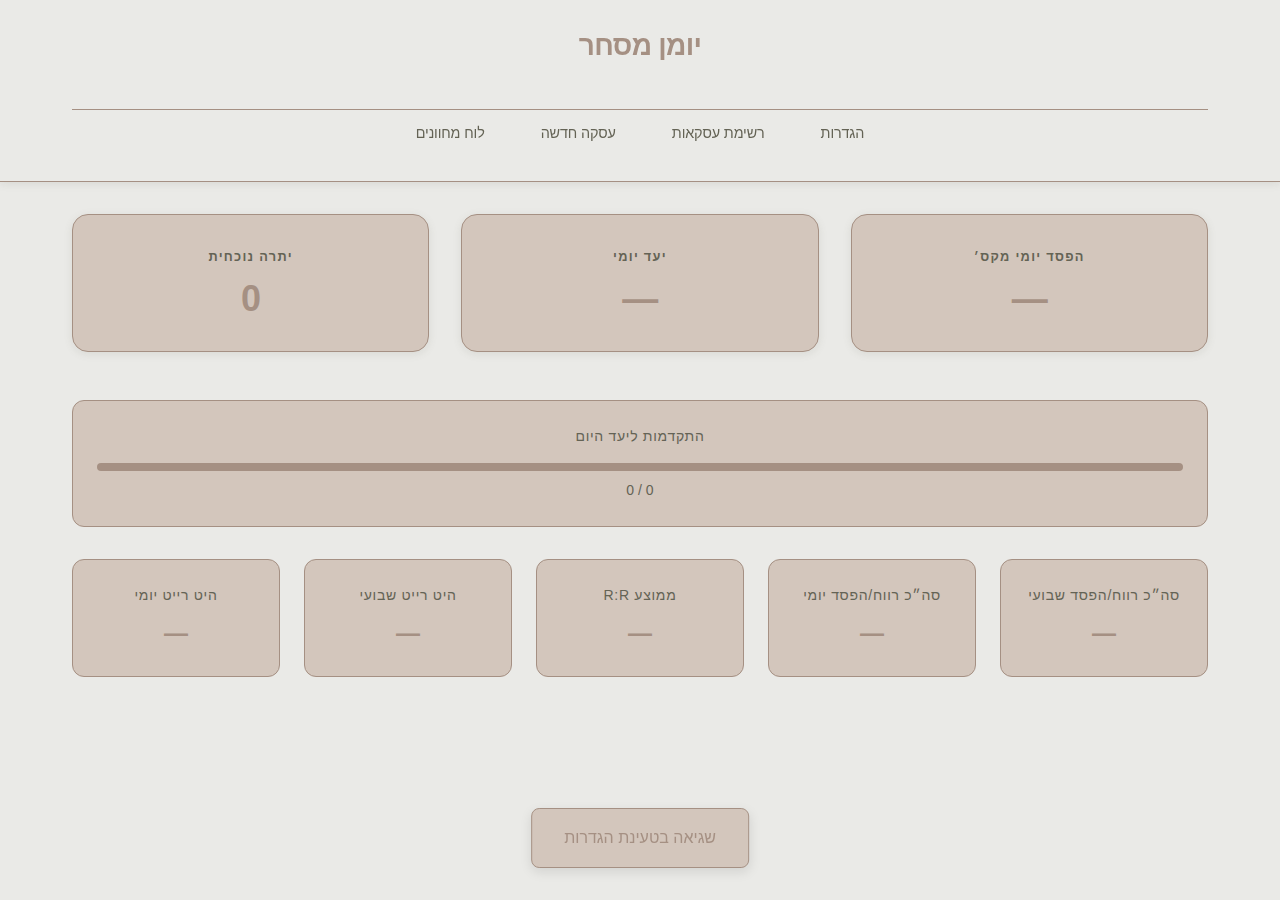
<file: index.html>
<!doctype html>
<html lang="he" dir="rtl">
<head>
  <meta charset="utf-8" />
  <meta name="viewport" content="width=device-width, initial-scale=1" />
  <title>יומן מסחר</title>
  <link rel="stylesheet" href="styles.css" />
  <script>
    // If served via Apps Script, Code.gs can inject window.WEB_APP_URL; otherwise leave empty
    window.WEB_APP_URL = window.WEB_APP_URL || '';
  </script>
</head>
<body>
  <header class="topbar">
    <div class="header-content">
      <h1 class="app-title">יומן מסחר</h1>
      <nav class="nav">
        <a href="#dashboard" class="nav-link">לוח מחוונים</a>
        <a href="#new" class="nav-link">עסקה חדשה</a>
        <a href="#trades" class="nav-link">רשימת עסקאות</a>
        <a href="#settings" class="nav-link">הגדרות</a>
      </nav>
    </div>
  </header>

  <main id="app">
    <section id="view-dashboard" class="view hidden"></section>
    <section id="view-new" class="view hidden"></section>
    <section id="view-trades" class="view hidden"></section>
    <section id="view-settings" class="view hidden"></section>
  </main>

  <template id="tpl-dashboard">
    <div class="cards">
      <div class="card"><div class="label">יתרה נוכחית</div><div class="value" id="cur-balance">—</div></div>
      <div class="card"><div class="label">יעד יומי</div><div class="value" id="daily-target">—</div></div>
      <div class="card"><div class="label">הפסד יומי מקס׳</div><div class="value" id="daily-max-loss">—</div></div>
    </div>
    <div class="progress">
      <div class="progress-label">התקדמות ליעד היום</div>
      <div class="progress-bar"><div class="progress-fill" id="progress-fill" style="width:0%"></div></div>
      <div class="progress-stats"><span id="today-pnl">0</span> / <span id="today-target">0</span></div>
    </div>
    <div class="stats-grid">
      <div class="stat"><div class="label">היט רייט יומי</div><div class="value" id="hit-rate-day">—</div></div>
      <div class="stat"><div class="label">היט רייט שבועי</div><div class="value" id="hit-rate-week">—</div></div>
      <div class="stat"><div class="label">R:R ממוצע</div><div class="value" id="avg-rr">—</div></div>
      <div class="stat"><div class="label">סה״כ רווח/הפסד יומי</div><div class="value" id="sum-day">—</div></div>
      <div class="stat"><div class="label">סה״כ רווח/הפסד שבועי</div><div class="value" id="sum-week">—</div></div>
    </div>
  </template>

  <template id="tpl-new">
    <form id="new-trade-form" class="form">
      <div class="form-grid">
        <label>תאריך<input type="date" name="date" required></label>
        <label>שעה<input type="time" name="time" required></label>
        <label>סימבול<select name="symbol" id="symbol-select"></select></label>
        <label>כיוון<select name="direction" required>
          <option value="Long">Long</option>
          <option value="Short">Short</option>
        </select></label>
        <label>Entry<input type="number" step="0.01" name="entry" id="entry"></label>
        <label>Stop<input type="number" step="0.01" name="stop" id="stop"></label>
        <label title="TP יחושב סימטרית ל-Entry/Stop אם מסומן">
          Take Profit
          <input type="number" step="0.01" name="take_profit" id="take_profit">
        </label>
        <label>כמות<input type="number" step="1" name="qty" id="qty"></label>
        <label>עמלות<input type="number" step="0.01" name="commission" id="commission" value="0"></label>
        <label>עמלות נוספות<input type="number" step="0.01" name="fees" id="fees" value="0"></label>
        <label>הערות<textarea name="notes"></textarea></label>
      </div>
      <div class="side-info">
        <div>יתרה: <span id="si-balance">—</span></div>
        <div>TP%: <span id="si-tp">—</span> | SL%: <span id="si-sl">—</span></div>
        <div>סיכון (₪): <span id="si-risk">—</span></div>
        <div>יעד (₪): <span id="si-tp-amount">—</span> | סטופ (₪): <span id="si-sl-amount">—</span></div>
        <div>R:R: <span id="si-rr">—</span></div>
        <label class="inline"><input type="checkbox" id="auto-tp" checked> חשב TP סימטרי</label>
      </div>
      <div class="actions">
        <button type="submit" data-status="Planned">שמור כ‑Planned</button>
        <button type="submit" data-status="Executed" class="secondary">סמן כ‑Executed</button>
      </div>
    </form>
  </template>

  <template id="tpl-trades">
    <div class="filters">
      <input type="date" id="flt-start" />
      <input type="date" id="flt-end" />
      <select id="flt-symbol"></select>
      <select id="flt-status" multiple>
        <option>Planned</option>
        <option>Executed</option>
        <option>TP</option>
        <option>SL</option>
        <option>BE</option>
        <option>Partial</option>
        <option>Cancelled</option>
      </select>
      <button id="apply-filter">סנן</button>
    </div>
    <table class="table">
      <thead>
        <tr>
          <th>ID</th><th>תאריך</th><th>שעה</th><th>סימבול</th><th>כיוון</th><th>Entry</th><th>Stop</th><th>TP</th><th>Qty</th><th>R:R</th><th>סטטוס</th><th>PNL</th><th>פעולות</th>
        </tr>
      </thead>
      <tbody id="trades-body"></tbody>
    </table>
  </template>

  <template id="tpl-settings">
    <form id="settings-form" class="form">
      <div class="form-grid">
        <label>יתרת פתיחה<input type="number" step="0.01" name="starting_balance" required></label>
        <label>יעד יומי<input type="number" step="0.01" name="daily_target" required></label>
        <label>הפסד יומי מקס׳<input type="number" step="0.01" name="daily_max_loss" required></label>
        <label>TP%<input type="number" step="0.01" name="tp_pct" required></label>
        <label>SL%<input type="number" step="0.01" name="sl_pct" required></label>
      </div>
      <h3>אינסטרומנטים</h3>
      <table class="table">
        <thead><tr><th>סימבול</th><th>Tick Size</th><th>Tick Value</th><th>Contract Size</th><th></th></tr></thead>
        <tbody id="inst-body"></tbody>
      </table>
      <button type="button" id="add-inst">הוסף אינסטרומנט</button>
      <div class="actions">
        <button type="submit">שמור</button>
      </div>
    </form>
  </template>

  <div id="toast" class="toast hidden"></div>
  <script src="app.js"></script>
</body>
</html>
</file>
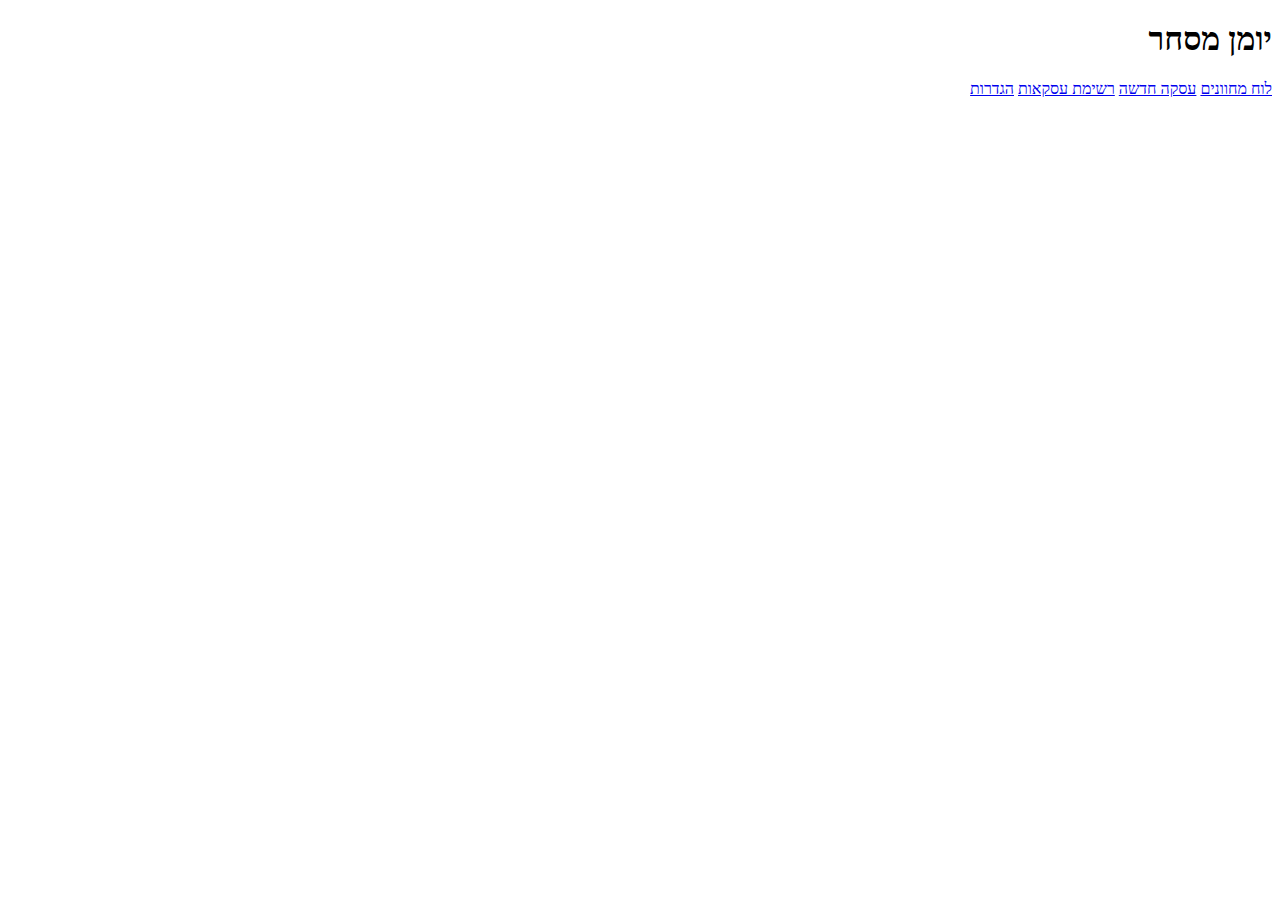
<file: gas/index.html>
<!doctype html>
<html lang="he" dir="rtl">
<head>
  <meta charset="utf-8" />
  <meta name="viewport" content="width=device-width, initial-scale=1" />
  <title>יומן מסחר</title>
  <style>
    <?!= include('styles'); ?>
  </style>
  <script>
    window.WEB_APP_URL = <?!= JSON.stringify(webAppUrl) ?>;
  </script>
</head>
<body>
  <header class="topbar">
    <div class="header-content">
      <h1 class="app-title">יומן מסחר</h1>
      <nav class="nav">
        <a href="#dashboard" class="nav-link">לוח מחוונים</a>
        <a href="#new" class="nav-link">עסקה חדשה</a>
        <a href="#trades" class="nav-link">רשימת עסקאות</a>
        <a href="#settings" class="nav-link">הגדרות</a>
      </nav>
    </div>
  </header>

  <main id="app">
    <section id="view-dashboard" class="view hidden"></section>
    <section id="view-new" class="view hidden"></section>
    <section id="view-trades" class="view hidden"></section>
    <section id="view-settings" class="view hidden"></section>
  </main>

  <?!= include('partials'); ?>

  <div id="toast" class="toast hidden"></div>

  <script>
    <?!= include('app'); ?>
  </script>
</body>
</html>
</file>
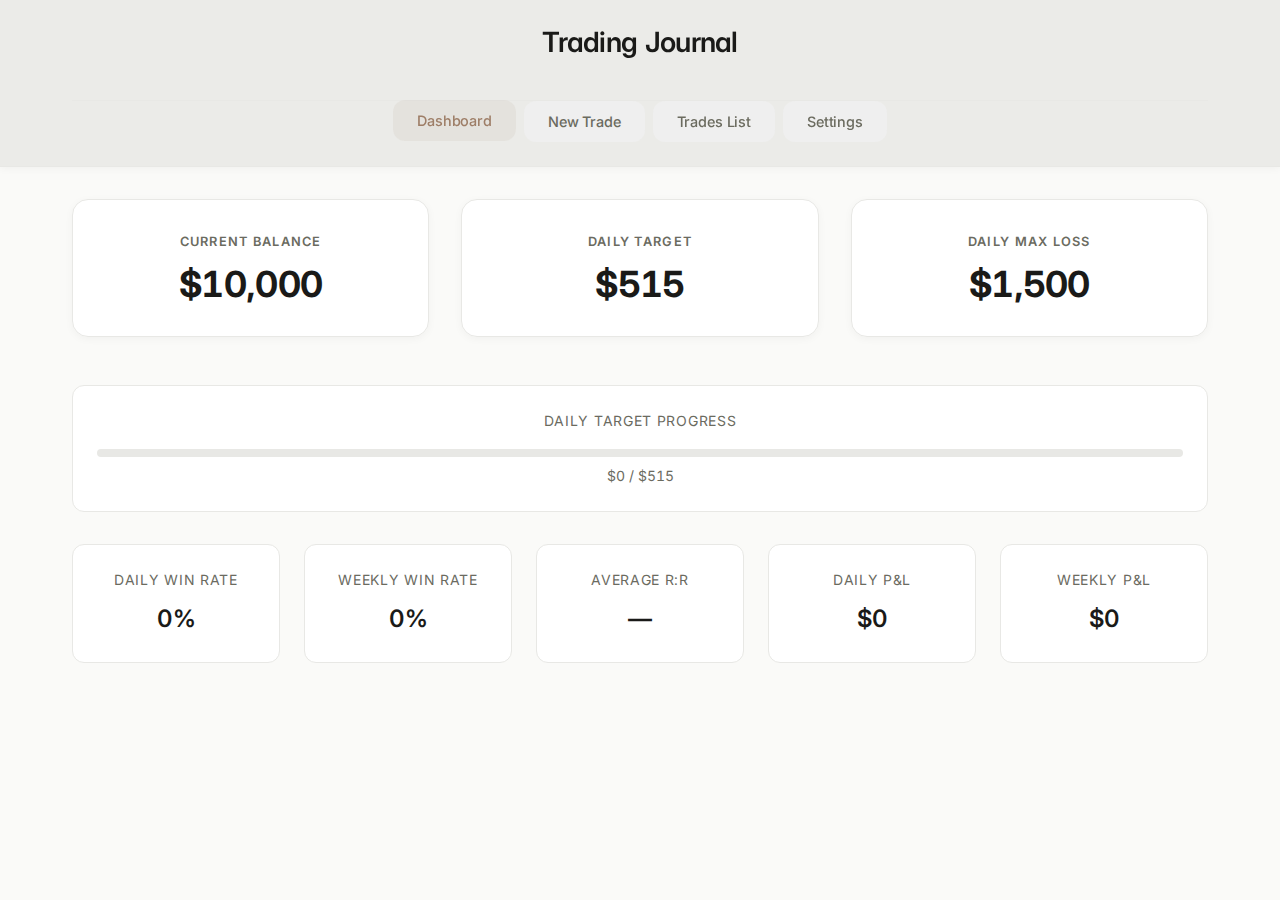
<file: index-english.html>
<!doctype html>
<html lang="en" dir="ltr">
<head>
  <meta charset="utf-8" />
  <meta name="viewport" content="width=device-width, initial-scale=1" />
  <title>Trading Journal - Professional Trading Management</title>

  <!-- PWA Meta Tags -->
  <meta name="theme-color" content="#9E7E67" />
  <meta name="apple-mobile-web-app-capable" content="yes" />
  <meta name="apple-mobile-web-app-status-bar-style" content="default" />
  <meta name="apple-mobile-web-app-title" content="Trading Journal" />
  <meta name="mobile-web-app-capable" content="yes" />

  <!-- Modern Typography -->
  <link rel="preconnect" href="https://fonts.googleapis.com">
  <link rel="preconnect" href="https://fonts.gstatic.com" crossorigin>
  <link href="https://fonts.googleapis.com/css2?family=Inter:wght@400;500;600;700&display=swap" rel="stylesheet">

  <style>
    /* Modern Clean Trading Journal */

    /* CSS Variables */
    :root {
      --bg: #FAFAF8;
      --card: rgba(255, 255, 255, 0.9);
      --border: #E8E8E5;
      --fg: #1A1A18;
      --muted: #6B6B5F;
      --accent: #9E7E67;
      --ok: #10B981;
      --error: #EF4444;
      --warning: #F59E0B;
      --radius: 12px;
      --radius-lg: 16px;
      --shadow: 0 2px 8px rgba(0, 0, 0, 0.04);
      --shadow-lg: 0 8px 32px rgba(0, 0, 0, 0.08);
      --transition: all 0.2s ease;
    }

    /* Base Styles */
    * {
      box-sizing: border-box;
    }

    html, body {
      margin: 0;
      padding: 0;
      background: var(--bg);
      color: var(--fg);
      font-family: 'Inter', -apple-system, BlinkMacSystemFont, 'Segoe UI', Roboto, 'Helvetica Neue', sans-serif;
      line-height: 1.6;
      direction: ltr;
      font-feature-settings: "cv02", "cv03", "cv04", "cv11";
      font-variant-numeric: tabular-nums;
      -webkit-font-smoothing: antialiased;
      -moz-osx-font-smoothing: grayscale;
    }

    /* Typography */
    h1, h2, h3, h4, h5, h6 {
      font-weight: 600;
      line-height: 1.3;
      letter-spacing: -0.02em;
      margin: 0 0 1rem 0;
    }

    h1 {
      font-size: 2.5rem;
      font-weight: 700;
    }

    h2 {
      font-size: 2rem;
      font-weight: 600;
    }

    h3 {
      font-size: 1.5rem;
      font-weight: 600;
    }

    p {
      margin: 0 0 1rem 0;
      color: var(--muted);
    }

    button {
      font-family: inherit;
      font-weight: 500;
      cursor: pointer;
      transition: var(--transition);
      border: none;
      border-radius: var(--radius);
      font-size: 0.875rem;
      letter-spacing: -0.01em;
    }

    input, select, textarea {
      font-family: inherit;
      font-weight: 400;
    }

    /* Header & Navigation */
    .topbar {
      position: sticky;
      top: 0;
      background: rgba(234, 234, 231, 0.95);
      backdrop-filter: blur(20px);
      border-bottom: 1px solid var(--border);
      z-index: 10;
      box-shadow: var(--shadow);
    }

    .header-content {
      max-width: 1200px;
      margin: 0 auto;
      padding: 0 2rem;
    }

    .app-title {
      margin: 0;
      padding: 1.5rem 0;
      font-size: 1.75rem;
      font-weight: 600;
      color: var(--fg);
      text-align: center;
      letter-spacing: -0.025em;
    }

    .nav {
      display: flex;
      gap: 0.5rem;
      padding: 0 0 1.5rem 0;
      justify-content: center;
      border-top: 1px solid var(--border);
      margin-top: 1rem;
    }

    .nav-link {
      color: var(--muted);
      text-decoration: none;
      font-weight: 500;
      font-size: 0.9rem;
      padding: 0.75rem 1.5rem;
      border-radius: var(--radius);
      transition: var(--transition);
      position: relative;
      letter-spacing: -0.01em;
    }

    .nav-link:hover,
    .nav-link.active {
      color: var(--accent);
      background: rgba(158, 126, 103, 0.08);
      transform: translateY(-1px);
    }

    /* Main Content */
    #app {
      padding: 2rem;
      max-width: 1200px;
      margin: 0 auto;
    }

    .view.hidden {
      display: none;
    }

    /* Cards */
    .cards {
      display: grid;
      grid-template-columns: repeat(auto-fit, minmax(220px, 1fr));
      gap: 2rem;
      margin-bottom: 3rem;
    }

    .card {
      background: var(--card);
      padding: 2rem;
      border-radius: var(--radius-lg);
      border: 1px solid var(--border);
      text-align: center;
      transition: var(--transition);
      box-shadow: var(--shadow);
    }

    .card:hover {
      transform: translateY(-3px);
      box-shadow: var(--shadow-lg);
    }

    .card .label {
      color: var(--muted);
      font-size: 0.8rem;
      margin-bottom: 0.75rem;
      text-transform: uppercase;
      letter-spacing: 0.1em;
      font-weight: 600;
    }

    .card .value {
      font-size: 2.25rem;
      font-weight: 700;
      color: var(--fg);
      margin: 0;
      letter-spacing: -0.02em;
      line-height: 1.1;
    }

    /* Progress */
    .progress {
      background: var(--card);
      padding: 1.5rem;
      border-radius: 12px;
      border: 1px solid var(--border);
      margin-bottom: 2rem;
      text-align: center;
    }

    .progress-label {
      color: var(--muted);
      font-size: 0.875rem;
      margin-bottom: 1rem;
      text-transform: uppercase;
      letter-spacing: 0.05em;
    }

    .progress-bar {
      height: 8px;
      background: var(--border);
      border-radius: 4px;
      overflow: hidden;
      margin-bottom: 0.5rem;
    }

    .progress-fill {
      height: 100%;
      background: var(--ok);
      transition: width 0.3s ease;
    }

    .progress-stats {
      font-size: 0.875rem;
      color: var(--muted);
    }

    /* Stats Grid */
    .stats-grid {
      display: grid;
      grid-template-columns: repeat(auto-fit, minmax(200px, 1fr));
      gap: 1.5rem;
    }

    .stat {
      background: var(--card);
      padding: 1.5rem;
      border-radius: 12px;
      border: 1px solid var(--border);
      text-align: center;
      transition: transform 0.2s ease;
    }

    .stat:hover {
      transform: translateY(-1px);
    }

    .stat .label {
      color: var(--muted);
      font-size: 0.875rem;
      margin-bottom: 0.5rem;
      text-transform: uppercase;
      letter-spacing: 0.05em;
    }

    .stat .value {
      font-size: 1.5rem;
      font-weight: 600;
      color: var(--fg);
      margin: 0;
    }

    /* Forms */
    .form {
      background: var(--card);
      padding: 2.5rem;
      border-radius: var(--radius-lg);
      border: 1px solid var(--border);
      max-width: 900px;
      margin: 0 auto;
      box-shadow: var(--shadow);
    }

    .form-grid {
      display: grid;
      grid-template-columns: repeat(auto-fit, minmax(280px, 1fr));
      gap: 2rem;
      margin-bottom: 2.5rem;
    }

    .form label {
      display: flex;
      flex-direction: column;
      gap: 0.75rem;
      font-size: 0.875rem;
      font-weight: 600;
      color: var(--fg);
      letter-spacing: -0.01em;
    }

    .form input,
    .form select,
    .form textarea {
      padding: 1rem;
      border-radius: var(--radius);
      border: 1.5px solid var(--border);
      background: var(--bg);
      color: var(--fg);
      font-size: 0.9rem;
      font-family: inherit;
      transition: var(--transition);
      font-weight: 500;
    }

    .form input:focus,
    .form select:focus,
    .form textarea:focus {
      outline: none;
      border-color: var(--accent);
      box-shadow: 0 0 0 4px rgba(158, 126, 103, 0.1);
      transform: translateY(-1px);
    }

    .side-info {
      margin: 2.5rem 0;
      display: grid;
      grid-template-columns: repeat(auto-fit, minmax(200px, 1fr));
      gap: 1.5rem;
      padding: 2rem;
      background: rgba(234, 234, 231, 0.7);
      border-radius: var(--radius);
      border: 1px solid var(--border);
      backdrop-filter: blur(10px);
    }

    .side-info > div {
      text-align: center;
      font-size: 0.875rem;
      color: var(--fg);
      font-weight: 600;
      padding: 1rem;
      background: var(--card);
      border-radius: var(--radius);
      box-shadow: var(--shadow);
      letter-spacing: -0.01em;
    }

    .inline {
      display: inline-flex;
      align-items: center;
      gap: 0.5rem;
    }

    .actions {
      display: flex;
      gap: 1.5rem;
      justify-content: center;
      margin-top: 3rem;
    }

    .actions button {
      background: var(--accent);
      color: white;
      border: none;
      padding: 1rem 2rem;
      border-radius: var(--radius);
      font-weight: 600;
      font-size: 0.9rem;
      cursor: pointer;
      transition: var(--transition);
      letter-spacing: -0.01em;
      min-width: 160px;
      box-shadow: var(--shadow);
    }

    .actions button:hover {
      background: #8B7355;
      transform: translateY(-2px);
      box-shadow: var(--shadow-lg);
    }

    .actions .secondary {
      background: var(--muted);
      color: white;
    }

    .actions .secondary:hover {
      background: #555649;
    }

    /* Filters */
    .filters {
      display: flex;
      flex-wrap: wrap;
      gap: 1rem;
      justify-content: center;
      margin-bottom: 2rem;
      padding: 1rem;
      background: var(--card);
      border-radius: 12px;
      border: 1px solid var(--border);
    }

    .filters input,
    .filters select {
      padding: 0.5rem 1rem;
      border-radius: 8px;
      border: 1px solid var(--border);
      background: var(--bg);
      color: var(--fg);
      font-size: 0.875rem;
    }

    .filters button {
      background: var(--accent);
      color: white;
      border: none;
      padding: 0.5rem 1rem;
      border-radius: 8px;
      font-weight: 500;
      cursor: pointer;
      transition: background 0.2s ease;
    }

    .filters button:hover {
      background: #8B6F5A;
    }

    /* Table */
    .table {
      width: 100%;
      border-collapse: collapse;
      background: var(--card);
      border-radius: 12px;
      overflow: hidden;
      border: 1px solid var(--border);
      box-shadow: var(--shadow);
    }

    .table th,
    .table td {
      padding: 1rem;
      text-align: center;
      border-bottom: 1px solid var(--border);
    }

    .table th {
      background: var(--bg);
      font-weight: 600;
      color: var(--fg);
      text-transform: uppercase;
      font-size: 0.75rem;
      letter-spacing: 0.05em;
    }

    .table tbody tr:hover {
      background: var(--bg);
    }

    .table button {
      background: transparent;
      color: var(--accent);
      border: 1px solid var(--accent);
      padding: 0.25rem 0.5rem;
      border-radius: 4px;
      font-size: 0.75rem;
      cursor: pointer;
      transition: all 0.2s ease;
    }

    .table button:hover {
      background: var(--accent);
      color: white;
    }

    /* Toast */
    .toast {
      position: fixed;
      bottom: 2rem;
      left: 50%;
      transform: translateX(-50%);
      background: var(--card);
      color: var(--fg);
      padding: 1rem 2rem;
      border-radius: 8px;
      border: 1px solid var(--border);
      box-shadow: 0 4px 12px rgba(0, 0, 0, 0.1);
      z-index: 1000;
    }

    .toast.hidden {
      display: none;
    }

    /* Responsive */
    @media (max-width: 768px) {
      .nav {
        flex-wrap: wrap;
        gap: 1rem;
        padding: 1rem;
      }

      #app {
        padding: 1rem;
      }

      .cards,
      .stats-grid {
        grid-template-columns: 1fr;
      }

      .form-grid {
        grid-template-columns: 1fr;
      }

      .filters {
        flex-direction: column;
        align-items: stretch;
      }

      .actions {
        flex-direction: column;
      }

      .side-info {
        flex-direction: column;
        text-align: center;
      }
    }

    @media (max-width: 480px) {
      .table th,
      .table td {
        padding: 0.5rem;
        font-size: 0.75rem;
      }

      .card .value,
      .stat .value {
        font-size: 1.5rem;
      }
    }
  </style>
</head>
<body>
  <header class="topbar">
    <div class="header-content">
      <h1 class="app-title">Trading Journal</h1>
      <nav class="nav">
        <button class="nav-link" data-route="#dashboard">Dashboard</button>
        <button class="nav-link" data-route="#new">New Trade</button>
        <button class="nav-link" data-route="#trades">Trades List</button>
        <button class="nav-link" data-route="#settings">Settings</button>
      </nav>
    </div>
  </header>

  <main id="app">
    <section id="view-dashboard" class="view hidden"></section>
    <section id="view-new" class="view hidden"></section>
    <section id="view-trades" class="view hidden"></section>
    <section id="view-settings" class="view hidden"></section>
  </main>

  <!-- Templates -->
  <template id="tpl-dashboard">
    <div class="cards">
      <div class="card"><div class="label">Current Balance</div><div class="value" id="cur-balance">—</div></div>
      <div class="card"><div class="label">Daily Target</div><div class="value" id="daily-target">—</div></div>
      <div class="card"><div class="label">Daily Max Loss</div><div class="value" id="daily-max-loss">—</div></div>
    </div>
    <div class="progress">
      <div class="progress-label">Daily Target Progress</div>
      <div class="progress-bar"><div class="progress-fill" id="progress-fill" style="width:0%"></div></div>
      <div class="progress-stats"><span id="today-pnl">0</span> / <span id="today-target">0</span></div>
    </div>
    <div class="stats-grid">
      <div class="stat"><div class="label">Daily Win Rate</div><div class="value" id="hit-rate-day">—</div></div>
      <div class="stat"><div class="label">Weekly Win Rate</div><div class="value" id="hit-rate-week">—</div></div>
      <div class="stat"><div class="label">Average R:R</div><div class="value" id="avg-rr">—</div></div>
      <div class="stat"><div class="label">Daily P&L</div><div class="value" id="sum-day">—</div></div>
      <div class="stat"><div class="label">Weekly P&L</div><div class="value" id="sum-week">—</div></div>
    </div>
  </template>

  <template id="tpl-new">
    <form id="new-trade-form" class="form">
      <div class="form-grid">
        <label>Date<input type="date" name="date" required></label>
        <label>Time<input type="time" name="time" required></label>
        <label>Symbol<select name="symbol" id="symbol-select" required>
          <option value="">Select Symbol</option>
          <option value="GOLD">Gold (XAU/USD)</option>
          <option value="MINI_NASDAQ">Mini Nasdaq (MNQ)</option>
          <option value="MICRO_NASDAQ">Micro Nasdaq (NQ)</option>
          <option value="NASDAQ_100">Nasdaq 100 (NDX)</option>
        </select></label>
        <label>Direction<select name="direction" required>
          <option value="Long">Long</option>
          <option value="Short">Short</option>
        </select></label>
        <label>Entry Price<input type="number" step="0.01" name="entry" id="entry" placeholder="0.00"></label>
        <label>Stop Loss<input type="number" step="0.01" name="stop" id="stop" placeholder="0.00"></label>
        <label title="TP will be calculated symmetrically to Entry/Stop if checked">
          Take Profit
          <input type="number" step="0.01" name="take_profit" id="take_profit" placeholder="0.00">
        </label>
        <label>Quantity<input type="number" step="1" name="qty" id="qty" placeholder="1"></label>
        <label>Commission ($)<input type="number" step="0.01" name="commission" id="commission" value="0" placeholder="0.00"></label>
        <label>Additional Fees ($)<input type="number" step="0.01" name="fees" id="fees" value="0" placeholder="0.00"></label>
        <label>Notes<textarea name="notes" placeholder="Trade notes..."></textarea></label>
      </div>
      <div class="side-info">
        <div>Balance: <span id="si-balance">—</span></div>
        <div>TP%: <span id="si-tp">—</span> | SL%: <span id="si-sl">—</span></div>
        <div>Risk ($): <span id="si-risk">—</span></div>
        <div>Target ($): <span id="si-tp-amount">—</span> | Stop ($): <span id="si-sl-amount">—</span></div>
        <div>R:R: <span id="si-rr">—</span></div>
        <label class="inline"><input type="checkbox" id="auto-tp" checked> Auto-calculate TP</label>
      </div>
      <div class="actions">
        <button type="submit" data-status="Planned">Save as Planned</button>
        <button type="submit" data-status="Executed" class="secondary">Mark as Executed</button>
      </div>
    </form>
  </template>

  <template id="tpl-trades">
    <div class="filters">
      <input type="date" id="flt-start" placeholder="Start Date" />
      <input type="date" id="flt-end" placeholder="End Date" />
      <select id="flt-symbol">
        <option value="">All Symbols</option>
        <option value="GOLD">Gold (XAU/USD)</option>
        <option value="MINI_NASDAQ">Mini Nasdaq (MNQ)</option>
        <option value="MICRO_NASDAQ">Micro Nasdaq (NQ)</option>
        <option value="NASDAQ_100">Nasdaq 100 (NDX)</option>
      </select>
      <select id="flt-status" multiple>
        <option>Planned</option>
        <option>Executed</option>
        <option>TP</option>
        <option>SL</option>
        <option>BE</option>
        <option>Partial</option>
        <option>Cancelled</option>
      </select>
      <button id="apply-filter">Filter</button>
    </div>
    <table class="table">
      <thead>
        <tr>
          <th>ID</th><th>Date</th><th>Time</th><th>Symbol</th><th>Direction</th><th>Entry</th><th>Stop</th><th>TP</th><th>Qty</th><th>R:R</th><th>Status</th><th>P&L ($)</th><th>Actions</th>
        </tr>
      </thead>
      <tbody id="trades-body"></tbody>
    </table>
  </template>

  <template id="tpl-settings">
    <form id="settings-form" class="form">
      <div class="form-grid">
        <label>Starting Balance ($)<input type="number" step="0.01" name="starting_balance" required placeholder="10000.00"></label>
        <label>Daily Target ($)<input type="number" step="0.01" name="daily_target" required placeholder="100.00"></label>
        <label>Daily Max Loss ($)<input type="number" step="0.01" name="daily_max_loss" required placeholder="50.00"></label>
        <label>TP %<input type="number" step="0.01" name="tp_pct" required placeholder="2.00"></label>
        <label>SL %<input type="number" step="0.01" name="sl_pct" required placeholder="1.00"></label>
      </div>
      <h3>Instruments</h3>
      <table class="table">
        <thead><tr><th>Symbol</th><th>Tick Size</th><th>Tick Value ($)</th><th>Contract Size</th><th></th></tr></thead>
        <tbody id="inst-body"></tbody>
      </table>
      <button type="button" id="add-inst">Add Instrument</button>
      <div class="actions">
        <button type="submit">Save</button>
      </div>
    </form>
  </template>

  <div id="toast" class="toast hidden"></div>

  <script>
    // Trading Journal App - Static Version with English Interface

    const PREDEFINED_INSTRUMENTS = {
      'GOLD': {
        symbol: 'GOLD',
        displayName: 'Gold (XAU/USD)',
        tick_size: 0.01,
        tick_value: 0.01,
        contract_size: 100,
        category: 'Commodities'
      },
      'MINI_NASDAQ': {
        symbol: 'MINI_NASDAQ',
        displayName: 'Mini Nasdaq (MNQ)',
        tick_size: 0.25,
        tick_value: 1.25,
        contract_size: 1,
        category: 'Indices'
      },
      'MICRO_NASDAQ': {
        symbol: 'MICRO_NASDAQ',
        displayName: 'Micro Nasdaq (NQ)',
        tick_size: 0.25,
        tick_value: 0.25,
        contract_size: 1,
        category: 'Indices'
      },
      'NASDAQ_100': {
        symbol: 'NASDAQ_100',
        displayName: 'Nasdaq 100 (NDX)',
        tick_size: 0.25,
        tick_value: 25.00,
        contract_size: 1,
        category: 'Indices'
      }
    };

    const state = {
      settings: null,
      instruments: [],
      balance_current: 0,
      trades: [],
    };

    const routes = {
      '#dashboard': renderDashboard,
      '#new': renderNewTrade,
      '#trades': renderTrades,
      '#settings': renderSettings,
    };

    // Initialize app
    window.addEventListener('load', () => {
      init().catch(err => {
        console.error('Init failed:', err);
        toast('Error initializing application: ' + err.message);
      });
    });

    window.addEventListener('hashchange', navigate);

    // Navigation click handler
    document.addEventListener('click', (e) => {
      if (e.target.classList.contains('nav-link')) {
        e.preventDefault();
        const route = e.target.dataset.route;
        if (route) {
          window.location.hash = route;
        }
      }
    });

    async function init(){
      console.log('=== Initializing Trading Journal ===');

      // Check templates
      const templates = ['tpl-dashboard', 'tpl-new', 'tpl-trades', 'tpl-settings'];
      const missingTemplates = templates.filter(id => !document.getElementById(id));
      if (missingTemplates.length > 0) {
        throw new Error('Missing templates: ' + missingTemplates.join(', '));
      }

      // Load saved data
      loadFromStorage();

      // Ensure we have a hash
      if (!window.location.hash) {
        window.location.hash = '#dashboard';
      }

      navigate();
      console.log('Application initialized successfully');
    }

    function navigate(){
      const hash = window.location.hash || '#dashboard';
      console.log('Navigating to:', hash);

      // Hide all views
      document.querySelectorAll('.view').forEach(v => v.classList.add('hidden'));

      // Remove active class
      document.querySelectorAll('.nav-link').forEach(link => link.classList.remove('active'));

      // Add active class
      const activeLink = document.querySelector(`[data-route="${hash}"]`);
      if (activeLink) {
        activeLink.classList.add('active');
      }

      // Render view
      const fn = routes[hash] || renderDashboard;
      if (typeof fn === 'function') {
        fn();
      } else {
        renderDashboard();
      }
    }

    function loadFromStorage(){
      try {
        // Load settings
        const savedSettings = localStorage.getItem('trading_settings');
        if (savedSettings) {
          state.settings = JSON.parse(savedSettings);
        } else {
          // Default settings
          state.settings = {
            starting_balance: 10000,
            daily_target: 515,
            daily_max_loss: 1500,
            tp_pct: 0.30,
            sl_pct: 0.15
          };
        }

        // Load instruments
        const savedInstruments = localStorage.getItem('trading_instruments');
        if (savedInstruments) {
          state.instruments = JSON.parse(savedInstruments);
        } else {
          state.instruments = Object.values(PREDEFINED_INSTRUMENTS);
        }

        // Load trades
        const savedTrades = localStorage.getItem('trading_trades');
        if (savedTrades) {
          state.trades = JSON.parse(savedTrades);
        } else {
          state.trades = [];
        }

        state.balance_current = state.settings.starting_balance || 10000;

        console.log('Data loaded from local storage');
      } catch (error) {
        console.error('Error loading data:', error);
        // Use defaults
        state.settings = {
          starting_balance: 10000,
          daily_target: 515,
          daily_max_loss: 1500,
          tp_pct: 0.30,
          sl_pct: 0.15
        };
        state.instruments = Object.values(PREDEFINED_INSTRUMENTS);
        state.balance_current = 10000;
        state.trades = [];
      }
    }

    function saveToStorage(){
      try {
        localStorage.setItem('trading_settings', JSON.stringify(state.settings));
        localStorage.setItem('trading_instruments', JSON.stringify(state.instruments));
        localStorage.setItem('trading_trades', JSON.stringify(state.trades));
        console.log('Data saved to local storage');
      } catch (error) {
        console.error('Error saving data:', error);
        toast('Error saving data');
      }
    }

    function fmt(n){ if(n===undefined||n===null||n==='') return '—'; return '$' + Number(n).toLocaleString('en-US', { maximumFractionDigits: 2 }); }
    function pct(n){ if(n===undefined||n===null||n==='') return '—'; return (Number(n)*100).toFixed(0)+'%'; }

    function renderDashboard(){
      console.log('Rendering dashboard...');
      const container = document.getElementById('view-dashboard');
      if (!container) return;

      const template = document.getElementById('tpl-dashboard');
      if (!template) return;

      container.innerHTML = template.innerHTML;
      container.classList.remove('hidden');

      const s = state.settings || {};
      document.getElementById('cur-balance').textContent = fmt(state.balance_current);
      document.getElementById('daily-target').textContent = fmt(s.daily_target);
      document.getElementById('daily-max-loss').textContent = fmt(s.daily_max_loss);

      // Calculate today's stats
      const today = new Date().toISOString().slice(0,10);
      const todayTrades = state.trades.filter(t => t.date === today);

      let sum = 0, wins = 0, los = 0, rrSum = 0, rrCnt = 0;
      todayTrades.forEach(t => {
        if (typeof t.pnl === 'number') sum += t.pnl;
        if (typeof t.rr === 'number') { rrSum += t.rr; rrCnt++; }
        if (t.status === 'TP' || (t.pnl > 0)) wins++;
        if (t.status === 'SL' || (t.pnl < 0)) los++;
      });

      const target = Number(s.daily_target || 0);
      const prog = target ? Math.max(0, Math.min(100, (sum/target)*100)) : 0;

      document.getElementById('today-pnl').textContent = fmt(sum);
      document.getElementById('today-target').textContent = fmt(target);
      document.getElementById('progress-fill').style.width = prog + '%';
      document.getElementById('hit-rate-day').textContent = ((wins+los)>0 ? Math.round((wins/(wins+los))*100) : 0) + '%';
      document.getElementById('avg-rr').textContent = rrCnt ? fmt(rrSum/rrCnt) : '—';
      document.getElementById('sum-day').textContent = fmt(sum);

      // Weekly stats
      const now = new Date();
      const day = (now.getDay() + 6) % 7;
      const monday = new Date(now);
      monday.setDate(now.getDate() - day);
      const sunday = new Date(monday);
      sunday.setDate(monday.getDate() + 6);

      const weekTrades = state.trades.filter(t => {
        const tradeDate = new Date(t.date);
        return tradeDate >= monday && tradeDate <= sunday;
      });

      let weekSum = 0, weekWins = 0, weekLos = 0;
      weekTrades.forEach(t => {
        if (typeof t.pnl === 'number') weekSum += t.pnl;
        if (t.status === 'TP' || (t.pnl > 0)) weekWins++;
        if (t.status === 'SL' || (t.pnl < 0)) weekLos++;
      });

      document.getElementById('sum-week').textContent = fmt(weekSum);
      document.getElementById('hit-rate-week').textContent = ((weekWins+weekLos)>0 ? Math.round((weekWins/(weekWins+weekLos))*100) : 0) + '%';
    }

    function renderNewTrade(){
      console.log('Rendering new trade form...');
      const container = document.getElementById('view-new');
      if (!container) return;

      const template = document.getElementById('tpl-new');
      if (!template) return;

      container.innerHTML = template.innerHTML;
      container.classList.remove('hidden');

      const form = container.querySelector('#new-trade-form');
      const symbolSel = container.querySelector('#symbol-select');
      const autoTP = container.querySelector('#auto-tp');

      if (!form || !symbolSel) return;

      const s = state.settings || {};
      container.querySelector('#si-balance').textContent = fmt(state.balance_current);
      container.querySelector('#si-tp').textContent = pct(Number(s.tp_pct || 0.3));
      container.querySelector('#si-sl').textContent = pct(Number(s.sl_pct || 0.15));

      const now = new Date();
      form.date.value = now.toISOString().slice(0,10);
      form.time.value = now.toTimeString().slice(0,5);

      // Populate symbols
      symbolSel.innerHTML = '<option value="">Select Symbol</option>' +
        state.instruments.map(i => `<option value="${i.symbol}">${i.displayName || i.symbol}</option>`).join('');

      // Load draft
      const draft = JSON.parse(localStorage.getItem('new-trade-draft') || '{}');
      Object.keys(draft).forEach(k => {
        if (form[k]) form[k].value = draft[k];
      });

      form.addEventListener('input', () => {
        const data = Object.fromEntries(new FormData(form).entries());
        localStorage.setItem('new-trade-draft', JSON.stringify(data));
        updateSideInfo();
      });

      function updateSideInfo(){
        const entry = Number(form.entry.value);
        const stop = Number(form.stop.value);
        const direction = form.direction.value;
        const symbol = form.symbol.value;
        const instrument = state.instruments.find(x => x.symbol === symbol);
        const tp_pct = Number(s.tp_pct || 0.3);
        const sl_pct = Number(s.sl_pct || 0.15);
        const plan = computePlanClient({ balance: state.balance_current, tp_pct, sl_pct, entry, stop, direction, instrument });

        container.querySelector('#si-risk').textContent = fmt(plan.risk_amount);
        container.querySelector('#si-tp-amount').textContent = fmt(plan.planned_tp_amount);
        container.querySelector('#si-sl-amount').textContent = fmt(plan.planned_sl_amount);
        container.querySelector('#si-rr').textContent = fmt(plan.rr);
        if (!form.qty.value && plan.qty) form.qty.value = plan.qty;
        if (autoTP.checked && plan.take_profit && !form.take_profit.value) form.take_profit.value = plan.take_profit;
      }
      updateSideInfo();

      form.addEventListener('submit', (ev) => {
        ev.preventDefault();
        console.log('New trade form submitted');

        const status = ev.submitter && ev.submitter.dataset.status || 'Planned';
        const data = Object.fromEntries(new FormData(form).entries());

        if (!data.symbol) return toast('Please select a symbol');
        if (!data.direction) return toast('Please select a direction');
        if (data.entry && data.stop && Number(data.entry) === Number(data.stop)) return toast('Entry and stop prices cannot be the same');

        const newTrade = {
          id: Date.now(),
          date: data.date,
          time: data.time,
          symbol: data.symbol,
          direction: data.direction,
          entry: numOrNull(data.entry),
          stop: numOrNull(data.stop),
          take_profit: numOrNull(data.take_profit),
          qty: numOrNull(data.qty),
          status,
          commission: numOrNull(data.commission) || 0,
          fees: numOrNull(data.fees) || 0,
          auto_take_profit: autoTP.checked,
          pnl: null,
          rr: null,
          notes: data.notes || ''
        };

        state.trades.push(newTrade);
        saveToStorage();

        toast('Trade saved successfully');
        localStorage.removeItem('new-trade-draft');
        window.location.hash = '#trades';
      });
    }

    function renderTrades(){
      console.log('Rendering trades list...');
      const container = document.getElementById('view-trades');
      if (!container) return;

      const template = document.getElementById('tpl-trades');
      if (!template) return;

      container.innerHTML = template.innerHTML;
      container.classList.remove('hidden');

      const tbody = container.querySelector('#trades-body');
      const symSel = container.querySelector('#flt-symbol');

      if (!tbody || !symSel) return;

      // Populate symbol filter
      symSel.innerHTML = '<option value="">All Symbols</option>' +
        state.instruments.map(i => `<option value="${i.symbol}">${i.displayName || i.symbol}</option>`).join('');

      function load(){
        console.log('Loading trades...');
        const sym = symSel.value || '';
        let filteredTrades = state.trades;

        if (sym) {
          filteredTrades = filteredTrades.filter(t => t.symbol === sym);
        }

        tbody.innerHTML = filteredTrades.map(t => trRow(t)).join('');
        attachRowActions();
      }

      function trRow(t){
        return `<tr>
          <td>${t.id}</td><td>${t.date||''}</td><td>${t.time||''}</td><td>${t.symbol||''}</td><td>${t.direction||''}</td>
          <td>${fmt(t.entry)}</td><td>${fmt(t.stop)}</td><td>${fmt(t.take_profit)}</td><td>${fmt(t.qty)}</td><td>${fmt(t.rr)}</td>
          <td>${t.status||''}</td><td>${fmt(t.pnl)}</td>
          <td>
            <button class="mark" data-id="${t.id}" data-action="TP">TP</button>
            <button class="mark" data-id="${t.id}" data-action="SL">SL</button>
            <button class="mark" data-id="${t.id}" data-action="BE">BE</button>
            <button class="mark-partial" data-id="${t.id}">Partial</button>
            <button class="mark" data-id="${t.id}" data-action="Cancelled">Cancel</button>
          </td>
        </tr>`;
      }

      function attachRowActions(){
        container.querySelectorAll('button.mark').forEach(btn => btn.addEventListener('click', () => {
          const id = Number(btn.dataset.id);
          const action = btn.dataset.action;
          const trade = state.trades.find(t => t.id === id);
          if (trade) {
            trade.status = action;
            saveToStorage();
            toast('Trade updated successfully');
            load();
          }
        }));

        container.querySelectorAll('button.mark-partial').forEach(btn => btn.addEventListener('click', () => {
          const id = Number(btn.dataset.id);
          const percent = Number(prompt('Partial close percentage (0-100):', '50'));
          if (!isFinite(percent)) return;
          const trade = state.trades.find(t => t.id === id);
          if (trade) {
            trade.status = 'Partial';
            trade.partial_percent = percent;
            saveToStorage();
            toast('Trade updated successfully');
            load();
          }
        }));
      }

      container.querySelector('#apply-filter').addEventListener('click', load);
      load();
    }

    function renderSettings(){
      console.log('Rendering settings...');
      const container = document.getElementById('view-settings');
      if (!container) return;

      const template = document.getElementById('tpl-settings');
      if (!template) return;

      container.innerHTML = template.innerHTML;
      container.classList.remove('hidden');

      const form = container.querySelector('#settings-form');
      if (!form) return;

      const b = state.settings || {};

      // Fill form
      form.starting_balance.value = b.starting_balance || 10000;
      form.daily_target.value = b.daily_target || 515;
      form.daily_max_loss.value = b.daily_max_loss || 1500;
      form.tp_pct.value = (b.tp_pct != null ? b.tp_pct : 0.30);
      form.sl_pct.value = (b.sl_pct != null ? b.sl_pct : 0.15);

      const tbody = container.querySelector('#inst-body');
      if (!tbody) return;

      function drawInstruments(){
        tbody.innerHTML = state.instruments.map(i => instRow(i)).join('');
      }

      function instRow(i){
        return `<tr>
          <td><input value="${i.symbol||''}" class="inst-symbol" placeholder="e.g. GOLD"></td>
          <td><input type="number" step="0.0001" value="${i.tick_size||''}" class="inst-tick-size" placeholder="0.01"></td>
          <td><input type="number" step="0.01" value="${i.tick_value||''}" class="inst-tick-value" placeholder="0.01"></td>
          <td><input type="number" step="1" value="${i.contract_size||''}" class="inst-contract-size" placeholder="100"></td>
          <td><button type="button" onclick="this.closest('tr').remove()">Remove</button></td>
        </tr>`;
      }

      drawInstruments();

      container.querySelector('#add-inst').addEventListener('click', () => {
        state.instruments.push({ symbol: '', tick_size: '', tick_value: '', contract_size: 1 });
        drawInstruments();
      });

      form.addEventListener('submit', (ev) => {
        ev.preventDefault();
        console.log('Settings form submitted');

        const instruments = Array.from(tbody.querySelectorAll('tr')).map(tr => {
          const symbolInput = tr.querySelector('.inst-symbol');
          const tickSizeInput = tr.querySelector('.inst-tick-size');
          const tickValueInput = tr.querySelector('.inst-tick-value');
          const contractSizeInput = tr.querySelector('.inst-contract-size');

          if (!symbolInput || !tickSizeInput || !tickValueInput || !contractSizeInput) return null;

          return {
            symbol: symbolInput.value.trim(),
            tick_size: numOrNull(tickSizeInput.value),
            tick_value: numOrNull(tickValueInput.value),
            contract_size: numOrNull(contractSizeInput.value) || 1,
          };
        }).filter(i => i && i.symbol);

        state.settings = {
          starting_balance: numOrNull(form.starting_balance.value),
          daily_target: numOrNull(form.daily_target.value),
          daily_max_loss: numOrNull(form.daily_max_loss.value),
          tp_pct: Number(form.tp_pct.value),
          sl_pct: Number(form.sl_pct.value),
        };

        state.instruments = instruments;
        state.balance_current = state.settings.starting_balance || 10000;

        saveToStorage();
        toast('Settings saved successfully');
      });
    }

    function computePlanClient({ balance, tp_pct, sl_pct, entry, stop, direction, instrument }){
      const risk_amount = round2(balance * sl_pct);
      const planned_tp_amount = round2(balance * tp_pct);
      const planned_sl_amount = round2(balance * sl_pct);
      const rr = planned_sl_amount===0 ? 0 : round2(planned_tp_amount/planned_sl_amount);
      let qty = '';
      if (isFinite(entry) && isFinite(stop) && instrument && isFinite(instrument.tick_size) && isFinite(instrument.tick_value)){
        const ticks = Math.abs(entry - stop)/instrument.tick_size;
        const riskPer = ticks * instrument.tick_value;
        if (riskPer > 0) qty = Math.max(1, Math.floor(risk_amount/riskPer));
      }
      let take_profit = '';
      if (isFinite(entry) && isFinite(stop)){
        const d = Math.abs(entry - stop);
        take_profit = direction==='Long' ? roundTo(entry + d, instrument && instrument.tick_size) : roundTo(entry - d, instrument && instrument.tick_size);
      }
      return { risk_amount, planned_tp_amount, planned_sl_amount, rr, qty, take_profit };
    }

    function round2(n){ return Math.round(Number(n||0)*100)/100; }
    function roundTo(n, step){ if(!step) return round2(n); const k = Math.round(n/step)*step; return round2(k); }
    function numOrNull(v){ const n = Number(v); return isNaN(n) ? null : n; }

    function toast(msg){
      console.log('Message:', msg);
      const el = document.getElementById('toast');
      if (!el) {
        alert(msg);
        return;
      }
      el.textContent = msg;
      el.classList.remove('hidden');
      setTimeout(() => {
        if (el) el.classList.add('hidden');
      }, 3000);
    }
  </script>
</body>
</html>
</file>
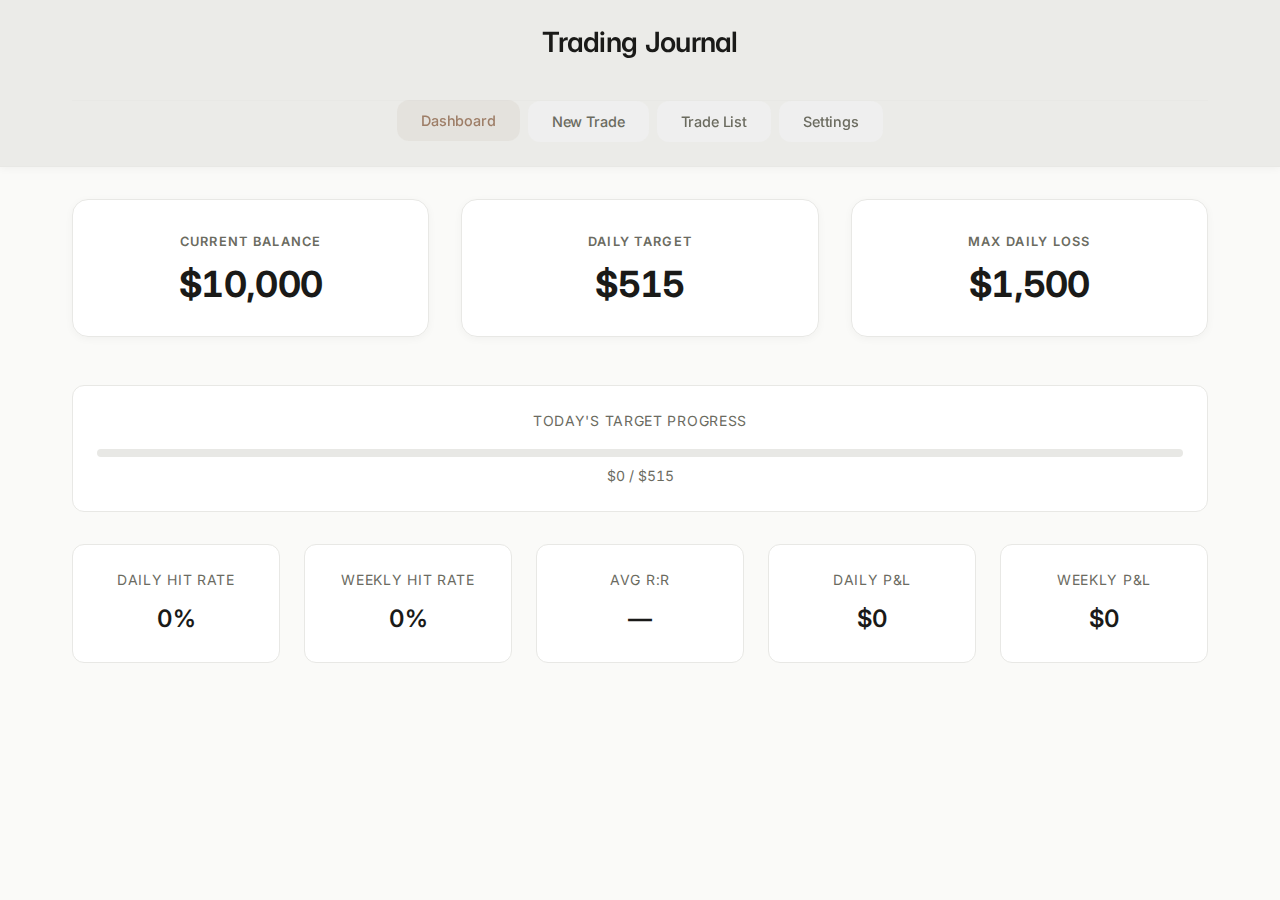
<file: index-local.html>
<!doctype html>
<html lang="en" dir="ltr">
<head>
  <meta charset="utf-8" />
  <meta name="viewport" content="width=device-width, initial-scale=1" />
  <title>Trading Journal - Local Test</title>

  <!-- PWA Meta Tags -->
  <meta name="theme-color" content="#9E7E67" />
  <meta name="apple-mobile-web-app-capable" content="yes" />
  <meta name="apple-mobile-web-app-status-bar-style" content="default" />
  <meta name="apple-mobile-web-app-title" content="Trading Journal" />
  <meta name="mobile-web-app-capable" content="yes" />

  <!-- Modern Typography -->
  <link rel="preconnect" href="https://fonts.googleapis.com">
  <link rel="preconnect" href="https://fonts.gstatic.com" crossorigin>
  <link href="https://fonts.googleapis.com/css2?family=Inter:wght@400;500;600;700&display=swap" rel="stylesheet">

  <style>
    /* Modern Clean Trading Journal for GAS with Enhanced Typography */

    /* CSS Variables */
    :root {
      --bg: #FAFAF8;
      --card: rgba(255, 255, 255, 0.9);
      --border: #E8E8E5;
      --fg: #1A1A18;
      --muted: #6B6B5F;
      --accent: #9E7E67;
      --ok: #10B981;
      --error: #EF4444;
      --warning: #F59E0B;
      --radius: 12px;
      --radius-lg: 16px;
      --shadow: 0 2px 8px rgba(0, 0, 0, 0.04);
      --shadow-lg: 0 8px 32px rgba(0, 0, 0, 0.08);
      --transition: all 0.2s ease;
    }

    /* Base Styles */
    * {
      box-sizing: border-box;
    }

    html, body {
      margin: 0;
      padding: 0;
      background: var(--bg);
      color: var(--fg);
      font-family: 'Inter', -apple-system, BlinkMacSystemFont, 'Segoe UI', Roboto, 'Helvetica Neue', sans-serif;
      line-height: 1.6;
      direction: ltr;
      font-feature-settings: "cv02", "cv03", "cv04", "cv11";
      font-variant-numeric: tabular-nums;
      -webkit-font-smoothing: antialiased;
      -moz-osx-font-smoothing: grayscale;
    }

    /* Typography */
    h1, h2, h3, h4, h5, h6 {
      font-weight: 600;
      line-height: 1.3;
      letter-spacing: -0.02em;
      margin: 0 0 1rem 0;
    }

    h1 {
      font-size: 2.5rem;
      font-weight: 700;
    }

    h2 {
      font-size: 2rem;
      font-weight: 600;
    }

    h3 {
      font-size: 1.5rem;
      font-weight: 600;
    }

    p {
      margin: 0 0 1rem 0;
      color: var(--muted);
    }

    button {
      font-family: inherit;
      font-weight: 500;
      cursor: pointer;
      transition: var(--transition);
      border: none;
      border-radius: var(--radius);
      font-size: 0.875rem;
      letter-spacing: -0.01em;
    }

    input, select, textarea {
      font-family: inherit;
      font-weight: 400;
    }

    /* Header & Navigation */
    .topbar {
      position: sticky;
      top: 0;
      background: rgba(234, 234, 231, 0.95);
      backdrop-filter: blur(20px);
      border-bottom: 1px solid var(--border);
      z-index: 10;
      box-shadow: var(--shadow);
    }

    .header-content {
      max-width: 1200px;
      margin: 0 auto;
      padding: 0 2rem;
    }

    .app-title {
      margin: 0;
      padding: 1.5rem 0;
      font-size: 1.75rem;
      font-weight: 600;
      color: var(--fg);
      text-align: center;
      letter-spacing: -0.025em;
    }

    .nav {
      display: flex;
      gap: 0.5rem;
      padding: 0 0 1.5rem 0;
      justify-content: center;
      border-top: 1px solid var(--border);
      margin-top: 1rem;
    }

    .nav-link {
      color: var(--muted);
      text-decoration: none;
      font-weight: 500;
      font-size: 0.9rem;
      padding: 0.75rem 1.5rem;
      border-radius: var(--radius);
      transition: var(--transition);
      position: relative;
      letter-spacing: -0.01em;
    }

    .nav-link:hover,
    .nav-link.active {
      color: var(--accent);
      background: rgba(158, 126, 103, 0.08);
      transform: translateY(-1px);
    }

    /* Main Content */
    #app {
      padding: 2rem;
      max-width: 1200px;
      margin: 0 auto;
    }

    .view.hidden {
      display: none;
    }

    /* Cards */
    .cards {
      display: grid;
      grid-template-columns: repeat(auto-fit, minmax(220px, 1fr));
      gap: 2rem;
      margin-bottom: 3rem;
    }

    .card {
      background: var(--card);
      padding: 2rem;
      border-radius: var(--radius-lg);
      border: 1px solid var(--border);
      text-align: center;
      transition: var(--transition);
      box-shadow: var(--shadow);
    }

    .card:hover {
      transform: translateY(-3px);
      box-shadow: var(--shadow-lg);
    }

    .card .label {
      color: var(--muted);
      font-size: 0.8rem;
      margin-bottom: 0.75rem;
      text-transform: uppercase;
      letter-spacing: 0.1em;
      font-weight: 600;
    }

    .card .value {
      font-size: 2.25rem;
      font-weight: 700;
      color: var(--fg);
      margin: 0;
      letter-spacing: -0.02em;
      line-height: 1.1;
    }

    /* Progress */
    .progress {
      background: var(--card);
      padding: 1.5rem;
      border-radius: 12px;
      border: 1px solid var(--border);
      margin-bottom: 2rem;
      text-align: center;
    }

    .progress-label {
      color: var(--muted);
      font-size: 0.875rem;
      margin-bottom: 1rem;
      text-transform: uppercase;
      letter-spacing: 0.05em;
    }

    .progress-bar {
      height: 8px;
      background: var(--border);
      border-radius: 4px;
      overflow: hidden;
      margin-bottom: 0.5rem;
    }

    .progress-fill {
      height: 100%;
      background: var(--ok);
      transition: width 0.3s ease;
    }

    .progress-stats {
      font-size: 0.875rem;
      color: var(--muted);
    }

    /* Stats Grid */
    .stats-grid {
      display: grid;
      grid-template-columns: repeat(auto-fit, minmax(200px, 1fr));
      gap: 1.5rem;
    }

    .stat {
      background: var(--card);
      padding: 1.5rem;
      border-radius: 12px;
      border: 1px solid var(--border);
      text-align: center;
      transition: transform 0.2s ease;
    }

    .stat:hover {
      transform: translateY(-1px);
    }

    .stat .label {
      color: var(--muted);
      font-size: 0.875rem;
      margin-bottom: 0.5rem;
      text-transform: uppercase;
      letter-spacing: 0.05em;
    }

    .stat .value {
      font-size: 1.5rem;
      font-weight: 600;
      color: var(--fg);
      margin: 0;
    }

    /* Forms */
    .form {
      background: var(--card);
      padding: 2.5rem;
      border-radius: var(--radius-lg);
      border: 1px solid var(--border);
      max-width: 900px;
      margin: 0 auto;
      box-shadow: var(--shadow);
    }

    .form-grid {
      display: grid;
      grid-template-columns: repeat(auto-fit, minmax(280px, 1fr));
      gap: 2rem;
      margin-bottom: 2.5rem;
    }

    .form label {
      display: flex;
      flex-direction: column;
      gap: 0.75rem;
      font-size: 0.875rem;
      font-weight: 600;
      color: var(--fg);
      letter-spacing: -0.01em;
    }

    .form input,
    .form select,
    .form textarea {
      padding: 1rem;
      border-radius: var(--radius);
      border: 1.5px solid var(--border);
      background: var(--bg);
      color: var(--fg);
      font-size: 0.9rem;
      font-family: inherit;
      transition: var(--transition);
      font-weight: 500;
    }

    .form input:focus,
    .form select:focus,
    .form textarea:focus {
      outline: none;
      border-color: var(--accent);
      box-shadow: 0 0 0 4px rgba(158, 126, 103, 0.1);
      transform: translateY(-1px);
    }

    .side-info {
      margin: 2.5rem 0;
      display: grid;
      grid-template-columns: repeat(auto-fit, minmax(200px, 1fr));
      gap: 1.5rem;
      padding: 2rem;
      background: rgba(234, 234, 231, 0.7);
      border-radius: var(--radius);
      border: 1px solid var(--border);
      backdrop-filter: blur(10px);
    }

    .side-info > div {
      text-align: center;
      font-size: 0.875rem;
      color: var(--fg);
      font-weight: 600;
      padding: 1rem;
      background: var(--card);
      border-radius: var(--radius);
      box-shadow: var(--shadow);
      letter-spacing: -0.01em;
    }

    .inline {
      display: inline-flex;
      align-items: center;
      gap: 0.5rem;
    }

    .actions {
      display: flex;
      gap: 1.5rem;
      justify-content: center;
      margin-top: 3rem;
    }

    .actions button {
      background: var(--accent);
      color: white;
      border: none;
      padding: 1rem 2rem;
      border-radius: var(--radius);
      font-weight: 600;
      font-size: 0.9rem;
      cursor: pointer;
      transition: var(--transition);
      letter-spacing: -0.01em;
      min-width: 160px;
      box-shadow: var(--shadow);
    }

    .actions button:hover {
      background: #8B7355;
      transform: translateY(-2px);
      box-shadow: var(--shadow-lg);
    }

    .actions .secondary {
      background: var(--muted);
      color: white;
    }

    .actions .secondary:hover {
      background: #555649;
    }

    /* Filters */
    .filters {
      display: flex;
      flex-wrap: wrap;
      gap: 1rem;
      justify-content: center;
      margin-bottom: 2rem;
      padding: 1rem;
      background: var(--card);
      border-radius: 12px;
      border: 1px solid var(--border);
    }

    .filters input,
    .filters select {
      padding: 0.5rem 1rem;
      border-radius: 8px;
      border: 1px solid var(--border);
      background: var(--bg);
      color: var(--fg);
      font-size: 0.875rem;
    }

    .filters button {
      background: var(--accent);
      color: white;
      border: none;
      padding: 0.5rem 1rem;
      border-radius: 8px;
      font-weight: 500;
      cursor: pointer;
      transition: background 0.2s ease;
    }

    .filters button:hover {
      background: #8B6F5A;
    }

    /* Table */
    .table {
      width: 100%;
      border-collapse: collapse;
      background: var(--card);
      border-radius: 12px;
      overflow: hidden;
      border: 1px solid var(--border);
      box-shadow: var(--shadow);
    }

    .table th,
    .table td {
      padding: 1rem;
      text-align: right;
      border-bottom: 1px solid var(--border);
    }

    .table th {
      background: var(--bg);
      font-weight: 600;
      color: var(--fg);
      text-transform: uppercase;
      font-size: 0.75rem;
      letter-spacing: 0.05em;
    }

    .table tbody tr:hover {
      background: var(--bg);
    }

    .table button {
      background: transparent;
      color: var(--accent);
      border: 1px solid var(--accent);
      padding: 0.25rem 0.5rem;
      border-radius: 4px;
      font-size: 0.75rem;
      cursor: pointer;
      transition: all 0.2s ease;
    }

    .table button:hover {
      background: var(--accent);
      color: white;
    }

    /* Toast */
    .toast {
      position: fixed;
      bottom: 2rem;
      left: 50%;
      transform: translateX(-50%);
      background: var(--card);
      color: var(--fg);
      padding: 1rem 2rem;
      border-radius: 8px;
      border: 1px solid var(--border);
      box-shadow: 0 4px 12px rgba(0, 0, 0, 0.1);
      z-index: 1000;
    }

    .toast.hidden {
      display: none;
    }

    /* Responsive */
    @media (max-width: 768px) {
      .nav {
        flex-wrap: wrap;
        gap: 1rem;
        padding: 1rem;
      }

      #app {
        padding: 1rem;
      }

      .cards,
      .stats-grid {
        grid-template-columns: 1fr;
      }

      .form-grid {
        grid-template-columns: 1fr;
      }

      .filters {
        flex-direction: column;
        align-items: stretch;
      }

      .actions {
        flex-direction: column;
      }

      .side-info {
        flex-direction: column;
        text-align: center;
      }
    }

    @media (max-width: 480px) {
      .table th,
      .table td {
        padding: 0.5rem;
        font-size: 0.75rem;
      }

      .card .value,
      .stat .value {
        font-size: 1.5rem;
      }
    }
  </style>
</head>
<body>
  <header class="topbar">
    <div class="header-content">
      <h1 class="app-title">Trading Journal</h1>
      <nav class="nav">
        <button class="nav-link" data-route="#dashboard">Dashboard</button>
        <button class="nav-link" data-route="#new">New Trade</button>
        <button class="nav-link" data-route="#trades">Trade List</button>
        <button class="nav-link" data-route="#settings">Settings</button>
      </nav>
    </div>
  </header>

  <main id="app">
    <section id="view-dashboard" class="view hidden"></section>
    <section id="view-new" class="view hidden"></section>
    <section id="view-trades" class="view hidden"></section>
    <section id="view-settings" class="view hidden"></section>
  </main>

  <!-- Templates -->
  <template id="tpl-dashboard">
    <div class="cards">
      <div class="card"><div class="label">Current Balance</div><div class="value" id="cur-balance">—</div></div>
      <div class="card"><div class="label">Daily Target</div><div class="value" id="daily-target">—</div></div>
      <div class="card"><div class="label">Max Daily Loss</div><div class="value" id="daily-max-loss">—</div></div>
    </div>
    <div class="progress">
      <div class="progress-label">Today's Target Progress</div>
      <div class="progress-bar"><div class="progress-fill" id="progress-fill" style="width:0%"></div></div>
      <div class="progress-stats"><span id="today-pnl">0</span> / <span id="today-target">0</span></div>
    </div>
    <div class="stats-grid">
      <div class="stat"><div class="label">Daily Hit Rate</div><div class="value" id="hit-rate-day">—</div></div>
      <div class="stat"><div class="label">Weekly Hit Rate</div><div class="value" id="hit-rate-week">—</div></div>
      <div class="stat"><div class="label">Avg R:R</div><div class="value" id="avg-rr">—</div></div>
      <div class="stat"><div class="label">Daily P&L</div><div class="value" id="sum-day">—</div></div>
      <div class="stat"><div class="label">Weekly P&L</div><div class="value" id="sum-week">—</div></div>
    </div>
  </template>

  <template id="tpl-new">
    <form id="new-trade-form" class="form">
      <div class="form-grid">
        <label>Date<input type="date" name="date" required></label>
        <label>Time<input type="time" name="time" required></label>
        <label>Symbol<select name="symbol" id="symbol-select" required>
          <option value="">Select Symbol</option>
          <option value="GOLD">Gold (XAU/USD)</option>
          <option value="MINI_NASDAQ">Mini Nasdaq (MNQ)</option>
          <option value="MICRO_NASDAQ">Micro Nasdaq (NQ)</option>
          <option value="NASDAQ_100">Nasdaq 100 (NDX)</option>
          <!-- Additional options will be added dynamically by JavaScript -->
        </select></label>
        <label>Direction<select name="direction" required>
          <option value="Long">Long</option>
          <option value="Short">Short</option>
        </select></label>
        <label>Entry Price<input type="number" step="0.01" name="entry" id="entry" placeholder="0.00"></label>
        <label>Stop Loss<input type="number" step="0.01" name="stop" id="stop" placeholder="0.00"></label>
        <label title="TP will be calculated symmetrically to Entry/Stop if checked">
          Take Profit
          <input type="number" step="0.01" name="take_profit" id="take_profit" placeholder="0.00">
        </label>
        <label>Quantity<input type="number" step="1" name="qty" id="qty" placeholder="1"></label>
        <label>Commission ($)<input type="number" step="0.01" name="commission" id="commission" value="0" placeholder="0.00"></label>
        <label>Additional Fees ($)<input type="number" step="0.01" name="fees" id="fees" value="0" placeholder="0.00"></label>
        <label>Notes<textarea name="notes" placeholder="Trade notes..."></textarea></label>
      </div>
      <div class="side-info">
        <div>Balance: <span id="si-balance">—</span></div>
        <div>TP%: <span id="si-tp">—</span> | SL%: <span id="si-sl">—</span></div>
        <div>Risk ($): <span id="si-risk">—</span></div>
        <div>Target ($): <span id="si-tp-amount">—</span> | Stop ($): <span id="si-sl-amount">—</span></div>
        <div>R:R: <span id="si-rr">—</span></div>
        <label class="inline"><input type="checkbox" id="auto-tp" checked> Auto-calculate TP</label>
      </div>
      <div class="actions">
        <button type="submit" data-status="Planned">Save as Planned</button>
        <button type="submit" data-status="Executed" class="secondary">Mark as Executed</button>
      </div>
    </form>
  </template>

  <template id="tpl-trades">
    <div class="filters">
      <input type="date" id="flt-start" placeholder="Start Date" />
      <input type="date" id="flt-end" placeholder="End Date" />
      <select id="flt-symbol">
        <option value="">All Symbols</option>
        <option value="GOLD">Gold (XAU/USD)</option>
        <option value="MINI_NASDAQ">Mini Nasdaq (MNQ)</option>
        <option value="MICRO_NASDAQ">Micro Nasdaq (NQ)</option>
        <option value="NASDAQ_100">Nasdaq 100 (NDX)</option>
        <!-- Additional options will be added dynamically by JavaScript -->
      </select>
      <select id="flt-status" multiple>
        <option>Planned</option>
        <option>Executed</option>
        <option>TP</option>
        <option>SL</option>
        <option>BE</option>
        <option>Partial</option>
        <option>Cancelled</option>
      </select>
      <button id="apply-filter">Filter</button>
    </div>
    <table class="table">
      <thead>
        <tr>
          <th>ID</th><th>Date</th><th>Time</th><th>Symbol</th><th>Direction</th><th>Entry</th><th>Stop</th><th>TP</th><th>Qty</th><th>R:R</th><th>Status</th><th>P&L ($)</th><th>Actions</th>
        </tr>
      </thead>
      <tbody id="trades-body"></tbody>
    </table>
  </template>

  <template id="tpl-settings">
    <form id="settings-form" class="form">
      <div class="form-grid">
        <label>Starting Balance ($)<input type="number" step="0.01" name="starting_balance" required placeholder="10000.00"></label>
        <label>Daily Target ($)<input type="number" step="0.01" name="daily_target" required placeholder="100.00"></label>
        <label>Max Daily Loss ($)<input type="number" step="0.01" name="daily_max_loss" required placeholder="50.00"></label>
        <label>TP %<input type="number" step="0.01" name="tp_pct" required placeholder="2.00"></label>
        <label>SL %<input type="number" step="0.01" name="sl_pct" required placeholder="1.00"></label>
      </div>
      <h3>Instruments</h3>
      <table class="table">
        <thead><tr><th>Symbol</th><th>Tick Size</th><th>Tick Value ($)</th><th>Contract Size</th><th></th></tr></thead>
        <tbody id="inst-body"></tbody>
      </table>
      <button type="button" id="add-inst">Add Instrument</button>
      <div class="actions">
        <button type="submit">Save</button>
      </div>
    </form>
  </template>

  <div id="toast" class="toast hidden"></div>

  <script>
    // Global error handler to prevent crashes
    window.addEventListener('error', (event) => {
      console.error('Global error caught:', event.error);
      toast('An error occurred: ' + event.error.message);
      event.preventDefault(); // Prevent default error handling
    });

    window.addEventListener('unhandledrejection', (event) => {
      console.error('Unhandled promise rejection:', event.reason);
      toast('An error occurred: ' + event.reason);
      event.preventDefault(); // Prevent default error handling
    });

    // Enhanced error handling and logging
    console.log('=== Trading Journal App Starting ===');

    const PREDEFINED_INSTRUMENTS = {
      'GOLD': {
        symbol: 'GOLD',
        displayName: 'Gold (XAU/USD)',
        tick_size: 0.01,
        tick_value: 0.01,
        contract_size: 100,
        category: 'Commodities'
      },
      'MINI_NASDAQ': {
        symbol: 'MINI_NASDAQ',
        displayName: 'Mini Nasdaq (MNQ)',
        tick_size: 0.25,
        tick_value: 1.25,
        contract_size: 1,
        category: 'Indices'
      },
      'MICRO_NASDAQ': {
        symbol: 'MICRO_NASDAQ',
        displayName: 'Micro Nasdaq (NQ)',
        tick_size: 0.25,
        tick_value: 0.25,
        contract_size: 1,
        category: 'Indices'
      },
      'NASDAQ_100': {
        symbol: 'NASDAQ_100',
        displayName: 'Nasdaq 100 (NDX)',
        tick_size: 0.25,
        tick_value: 25.00,
        contract_size: 1,
        category: 'Indices'
      }
    };

    const state = {
      baseUrl: '',
      settings: null,
      instruments: [],
      balance_current: 0,
      trades: [],
    };

    const routes = {
      '#dashboard': renderDashboard,
      '#new': renderNewTrade,
      '#trades': renderTrades,
      '#settings': renderSettings,
    };

    console.log('Setting up event listeners...');

    // Setup event listeners
    window.addEventListener('load', () => {
      console.log('Window loaded, initializing app...');
      init().catch(err => {
        console.error('Init failed:', err);
        toast('Failed to initialize app: ' + err.message);
      });
    });

    window.addEventListener('hashchange', () => {
      console.log('Hash changed to:', window.location.hash);
      navigate();
    });

    // Enhanced navigation click handler
    document.addEventListener('click', (e) => {
      console.log('Click detected on:', e.target);
      if (e.target.classList.contains('nav-link')) {
        e.preventDefault();
        const route = e.target.dataset.route;
        console.log('Navigation button clicked:', route);
        if (route) {
          window.location.hash = route;
        } else {
          console.error('No route found on clicked element');
        }
      }
    });

    async function init(){
      try {
        console.log('Initializing app...');

        // Check if templates are loaded
        const templates = ['tpl-dashboard', 'tpl-new', 'tpl-trades', 'tpl-settings'];
        const missingTemplates = templates.filter(id => !document.getElementById(id));
        if (missingTemplates.length > 0) {
          console.error('Missing templates:', missingTemplates);
          toast('Error: Missing templates - ' + missingTemplates.join(', '));
          return;
        }
        console.log('All templates found');

        state.baseUrl = window.WEB_APP_URL || '';
        console.log('Base URL:', state.baseUrl);

        await refreshSettings();

        // Ensure we have a hash before navigating
        if (!window.location.hash) {
          window.location.hash = '#dashboard';
        }

        navigate();
        console.log('App initialized successfully');
      } catch (error) {
        console.error('Init error:', error);
        // Fallback to basic functionality
        state.settings = {
          starting_balance: 10000,
          daily_target: 100,
          daily_max_loss: 50,
          tp_pct: 0.02,
          sl_pct: 0.01
        };
        state.instruments = Object.values(PREDEFINED_INSTRUMENTS);
        state.balance_current = 10000;

        // Ensure we have a hash before navigating
        if (!window.location.hash) {
          window.location.hash = '#dashboard';
        }

        navigate();
        toast('Using fallback settings - check console for details');
      }
    }

    function navigate(){
      try {
        const hash = window.location.hash || '#dashboard';
        console.log('Navigating to:', hash);

        // Hide all views
        document.querySelectorAll('.view').forEach(v => v.classList.add('hidden'));

        // Remove active class from all nav links
        document.querySelectorAll('.nav-link').forEach(link => link.classList.remove('active'));

        // Add active class to current nav link
        const activeLink = document.querySelector(`[data-route="${hash}"]`);
        if (activeLink) {
          activeLink.classList.add('active');
          console.log('Active link found and activated');
        } else {
          console.log('Active link not found for route:', hash);
        }

        // Render the appropriate view
        const fn = routes[hash] || renderDashboard;
        if (typeof fn === 'function') {
          console.log('Calling render function for:', hash);
          fn();
        } else {
          console.error('Route function not found for:', hash);
          renderDashboard();
        }
      } catch (error) {
        console.error('Navigation error:', error);
        toast('Navigation error: ' + error.message);
      }
    }

    async function refreshSettings(){
      try {
        console.log('Refreshing settings...');
        const res = await apiGet('/api/settings');

        if (res && res.ok) {
          state.settings = res.settings;
          state.instruments = res.instruments || [];
          state.balance_current = res.balance_current || 0;

          // If no instruments are configured, use predefined ones
          if (!state.instruments || state.instruments.length === 0) {
            console.log('No instruments configured, using predefined ones');
            state.instruments = Object.values(PREDEFINED_INSTRUMENTS);
          }

          console.log('Settings loaded successfully:', {
            settings: state.settings,
            instrumentsCount: state.instruments.length,
            balance: state.balance_current
          });
        } else {
          throw new Error(res?.error || 'Failed to load settings');
        }
      } catch (error) {
        console.error('Settings refresh failed:', error);

        // Use default settings and predefined instruments
        state.settings = {
          starting_balance: 10000,
          daily_target: 515,
          daily_max_loss: 1500,
          tp_pct: 0.30,
          sl_pct: 0.15
        };
        state.instruments = Object.values(PREDEFINED_INSTRUMENTS);
        state.balance_current = 10000;

        console.log('Using fallback settings');
        toast('Using default settings - API may not be working');
      }
    }

    function fmt(n){ if(n===undefined||n===null||n==='') return '—'; return '$' + Number(n).toLocaleString('en-US', { maximumFractionDigits: 2 }); }
    function pct(n){ if(n===undefined||n===null||n==='') return '—'; return (Number(n)*100).toFixed(0)+'%'; }

    function renderDashboard(){
      console.log('Rendering dashboard...');
      const container = document.getElementById('view-dashboard');
      if (!container) {
        console.error('Dashboard container not found!');
        return;
      }

      const template = document.getElementById('tpl-dashboard');
      if (!template) {
        console.error('Dashboard template not found!');
        return;
      }

      container.innerHTML = template.innerHTML;
      container.classList.remove('hidden');
      console.log('Dashboard rendered successfully');

      const s = state.settings || {};
      document.getElementById('cur-balance').textContent = fmt(state.balance_current);
      document.getElementById('daily-target').textContent = fmt(s.daily_target);
      document.getElementById('daily-max-loss').textContent = fmt(s.daily_max_loss);

      const today = new Date();
      const sd = today.toISOString().slice(0,10);
      apiGet('/api/trades?start_date='+sd+'&end_date='+sd).then(res => {
        const trades = (res.trades||[]);
        let sum = 0, wins=0, los=0; let rrSum=0, rrCnt=0;
        trades.forEach(t => {
          if (typeof t.pnl === 'number') sum += t.pnl;
          if (typeof t.rr === 'number') { rrSum += t.rr; rrCnt++; }
          if (t.status === 'TP' || (t.pnl>0)) wins++;
          if (t.status === 'SL' || (t.pnl<0)) los++;
        });
        const target = Number(s.daily_target || 0);
        const prog = target? Math.max(0, Math.min(100, (sum/target)*100)):0;
        document.getElementById('today-pnl').textContent = fmt(sum);
        document.getElementById('today-target').textContent = fmt(target);
        document.getElementById('progress-fill').style.width = prog + '%';
        document.getElementById('hit-rate-day').textContent = ((wins+los)>0? Math.round((wins/(wins+los))*100):0) + '%';
        document.getElementById('avg-rr').textContent = rrCnt? fmt(rrSum/rrCnt) : '—';
        document.getElementById('sum-day').textContent = fmt(sum);
      });

      const now = new Date();
      const day = (now.getDay()+6)%7;
      const monday = new Date(now); monday.setDate(now.getDate()-day);
      const sunday = new Date(monday); sunday.setDate(monday.getDate()+6);
      const sd2 = monday.toISOString().slice(0,10);
      const ed2 = sunday.toISOString().slice(0,10);
      apiGet('/api/trades?start_date='+sd2+'&end_date='+ed2).then(res => {
        const trades = (res.trades||[]);
        let sum = 0, wins=0, los=0;
        trades.forEach(t => {
          if (typeof t.pnl === 'number') sum += t.pnl;
          if (t.status === 'TP' || (t.pnl>0)) wins++;
          if (t.status === 'SL' || (t.pnl<0)) los++;
        });
        document.getElementById('sum-week').textContent = fmt(sum);
        document.getElementById('hit-rate-week').textContent = ((wins+los)>0? Math.round((wins/(wins+los))*100):0) + '%';
      });
    }

    function renderNewTrade(){
      console.log('Rendering new trade form...');
      const container = document.getElementById('view-new');
      if (!container) {
        console.error('New trade container not found!');
        return;
      }

      const template = document.getElementById('tpl-new');
      if (!template) {
        console.error('New trade template not found!');
        return;
      }

      container.innerHTML = template.innerHTML;
      container.classList.remove('hidden');
      console.log('New trade template rendered');

      const form = container.querySelector('#new-trade-form');
      const symbolSel = container.querySelector('#symbol-select');
      const autoTP = container.querySelector('#auto-tp');

      if (!form || !symbolSel) {
        console.error('Form or symbol select not found!');
        return;
      }

      const s = state.settings || {};
      container.querySelector('#si-balance').textContent = fmt(state.balance_current);
      container.querySelector('#si-tp').textContent = pct(Number(s.tp_pct || 0.3));
      container.querySelector('#si-sl').textContent = pct(Number(s.sl_pct || 0.15));

      const now = new Date();
      form.date.value = now.toISOString().slice(0,10);
      form.time.value = now.toTimeString().slice(0,5);

      // Ensure we have instruments loaded
      let instruments = state.instruments || [];
      if (!instruments || instruments.length === 0) {
        console.log('No instruments found, using predefined ones');
        instruments = Object.values(PREDEFINED_INSTRUMENTS);
        state.instruments = instruments;
      }

      console.log('Loading instruments for symbol select:', instruments);

      symbolSel.innerHTML = '<option value="">Select Symbol</option>' +
        instruments.map(i => `<option value="${i.symbol}">${i.displayName || i.symbol}</option>`).join('');

      const draft = JSON.parse(localStorage.getItem('new-trade-draft')||'{}');
      Object.keys(draft).forEach(k => {
        if (form[k] !== undefined) form[k].value = draft[k];
      });

      form.addEventListener('input', () => {
        const data = Object.fromEntries(new FormData(form).entries());
        localStorage.setItem('new-trade-draft', JSON.stringify(data));
        updateSideInfo();
      });

      async function updateSideInfo(){
        const entry = Number(form.entry.value);
        const stop = Number(form.stop.value);
        const direction = form.direction.value;
        const symbol = form.symbol.value;
        const instrument = instruments.find(x=>x.symbol===symbol);
        const tp_pct = Number(s.tp_pct || 0.3);
        const sl_pct = Number(s.sl_pct || 0.15);
        const plan = computePlanClient({ balance: state.balance_current, tp_pct, sl_pct, entry, stop, direction, instrument });
        container.querySelector('#si-risk').textContent = fmt(plan.risk_amount);
        container.querySelector('#si-tp-amount').textContent = fmt(plan.planned_tp_amount);
        container.querySelector('#si-sl-amount').textContent = fmt(plan.planned_sl_amount);
        container.querySelector('#si-rr').textContent = fmt(plan.rr);
        if (!form.qty.value && plan.qty) form.qty.value = plan.qty;
        if (autoTP.checked && plan.take_profit && !form.take_profit.value) form.take_profit.value = plan.take_profit;
      }
      updateSideInfo();

      form.addEventListener('submit', async (ev) => {
        ev.preventDefault();
        console.log('New trade form submitted');

        const status = ev.submitter && ev.submitter.dataset.status || 'Planned';
        const data = Object.fromEntries(new FormData(form).entries());

        console.log('Form data:', data);

        if (!data.symbol) return toast('Please select a symbol');
        if (!data.direction) return toast('Please select direction');
        if (data.entry && data.stop && Number(data.entry) === Number(data.stop)) return toast('Entry and Stop cannot be the same');

        const payload = {
          date: data.date,
          time: data.time,
          symbol: data.symbol,
          direction: data.direction,
          entry: numOrNull(data.entry),
          stop: numOrNull(data.stop),
          take_profit: numOrNull(data.take_profit),
          qty: numOrNull(data.qty),
          status,
          commission: numOrNull(data.commission) || 0,
          fees: numOrNull(data.fees) || 0,
          auto_take_profit: autoTP.checked
        };

        console.log('Sending trade payload:', payload);

        try {
          const res = await apiPost('/api/trades', payload);
          console.log('Trade save response:', res);

          if (res.ok) {
            toast('Trade saved successfully');
            localStorage.removeItem('new-trade-draft');
            window.location.hash = '#trades';
          } else {
            throw new Error(res.error||'Unknown error');
          }
        } catch (e) {
          console.error('Trade save error:', e);
          toast('Failed to save trade: ' + e.message);
        }
      });

      console.log('New trade form rendering complete');
    }

    function renderTrades(){
      console.log('Rendering trades...');
      const container = document.getElementById('view-trades');
      if (!container) {
        console.error('Trades container not found!');
        return;
      }

      const template = document.getElementById('tpl-trades');
      if (!template) {
        console.error('Trades template not found!');
        return;
      }

      container.innerHTML = template.innerHTML;
      container.classList.remove('hidden');
      console.log('Trades template rendered');

      const tbody = container.querySelector('#trades-body');
      const symSel = container.querySelector('#flt-symbol');

      if (!tbody || !symSel) {
        console.error('Trades table or symbol select not found!');
        return;
      }

      // Populate symbol filter with available instruments
      let instruments = state.instruments || [];
      if (!instruments || instruments.length === 0) {
        instruments = Object.values(PREDEFINED_INSTRUMENTS);
      }

      symSel.innerHTML = '<option value="">All Symbols</option>' +
        instruments.map(i => `<option value="${i.symbol}">${i.displayName || i.symbol}</option>`).join('');

      async function load(){
        console.log('Loading trades...');
        const sym = symSel.value || '';
        const q = sym ? ('?symbol='+encodeURIComponent(sym)) : '';
        const res = await apiGet('/api/trades'+q);
        const trades = res.trades || [];
        console.log('Loaded trades:', trades.length);
        tbody.innerHTML = trades.map(t => trRow(t)).join('');
        attachRowActions();
      }
      function trRow(t){
        return `<tr>
          <td>${t.id}</td><td>${t.date||''}</td><td>${t.time||''}</td><td>${t.symbol||''}</td><td>${t.direction||''}</td>
          <td>${fmt(t.entry)}</td><td>${fmt(t.stop)}</td><td>${fmt(t.take_profit)}</td><td>${fmt(t.qty)}</td><td>${fmt(t.rr)}</td>
          <td>${t.status||''}</td><td>${fmt(t.pnl)}</td>
          <td>
            <button class="mark" data-id="${t.id}" data-action="TP">TP</button>
            <button class="mark" data-id="${t.id}" data-action="SL">SL</button>
            <button class="mark" data-id="${t.id}" data-action="BE">BE</button>
            <button class="mark-partial" data-id="${t.id}">Partial</button>
            <button class="mark" data-id="${t.id}" data-action="Cancelled">Cancel</button>
          </td>
        </tr>`;
      }
      function attachRowActions(){
        container.querySelectorAll('button.mark').forEach(btn => btn.addEventListener('click', async () => {
          const id = btn.dataset.id; const action = btn.dataset.action;
          const res = await apiPost(`/api/trades/${id}/mark`, { action });
          if (res.ok) { toast('Updated successfully'); load(); } else toast('Update failed');
        }));
        container.querySelectorAll('button.mark-partial').forEach(btn => btn.addEventListener('click', async () => {
          const id = btn.dataset.id;
          const percent = Number(prompt('Partial close percentage (0-100):', '50'));
          if (!isFinite(percent)) return;
          const res = await apiPost(`/api/trades/${id}/mark`, { action: 'Partial', percent });
          if (res.ok) { toast('Updated successfully'); load(); } else toast('Update failed');
        }));
      }

      container.querySelector('#apply-filter').addEventListener('click', async () => {
        const sd = document.getElementById('flt-start').value;
        const ed = document.getElementById('flt-end').value;
        const sym = document.getElementById('flt-symbol').value;
        const sel = Array.from(document.getElementById('flt-status').selectedOptions).map(o=>o.value).join(',');
        const q = new URLSearchParams({ start_date: sd||'', end_date: ed||'', status: sel||'', symbol: sym||'' }).toString();
        const res = await apiGet('/api/trades?'+q);
        const trades = res.trades || [];
        tbody.innerHTML = trades.map(t => trRow(t)).join('');
        attachRowActions();
      });

      load();
    }

    function renderSettings(){
      console.log('Rendering settings...');
      const container = document.getElementById('view-settings');
      if (!container) {
        console.error('Settings container not found!');
        return;
      }

      const template = document.getElementById('tpl-settings');
      if (!template) {
        console.error('Settings template not found!');
        return;
      }

      container.innerHTML = template.innerHTML;
      container.classList.remove('hidden');
      console.log('Settings template rendered');

      const form = container.querySelector('#settings-form');
      if (!form) {
        console.error('Settings form not found!');
        return;
      }

      const b = state.settings || {};
      console.log('Loading settings:', b);

      // Fill form fields
      form.starting_balance.value = b.starting_balance || 10000;
      form.daily_target.value = b.daily_target || 515;
      form.daily_max_loss.value = b.daily_max_loss || 1500;
      form.tp_pct.value = (b.tp_pct != null ? b.tp_pct : 0.30);
      form.sl_pct.value = (b.sl_pct != null ? b.sl_pct : 0.15);

      console.log('Form fields filled');

      const tbody = container.querySelector('#inst-body');
      if (!tbody) {
        console.error('Instruments table body not found!');
        return;
      }

      function drawInstruments(){
        const instruments = state.instruments || [];
        console.log('Drawing instruments:', instruments);
        tbody.innerHTML = instruments.map(i => instRow(i)).join('');
      }

      function instRow(i){
        return `<tr>
          <td><input value="${i.symbol||''}" class="inst-symbol" placeholder="e.g. GOLD"></td>
          <td><input type="number" step="0.0001" value="${i.tick_size||''}" class="inst-tick-size" placeholder="0.01"></td>
          <td><input type="number" step="0.01" value="${i.tick_value||''}" class="inst-tick-value" placeholder="0.01"></td>
          <td><input type="number" step="1" value="${i.contract_size||''}" class="inst-contract-size" placeholder="100"></td>
          <td><button type="button" onclick="this.closest('tr').remove()">Remove</button></td>
        </tr>`;
      }

      drawInstruments();

      const addBtn = container.querySelector('#add-inst');
      if (addBtn) {
        addBtn.addEventListener('click', () => {
          console.log('Adding new instrument');
          if (!state.instruments) state.instruments = [];
          state.instruments.push({ symbol: '', tick_size: '', tick_value: '', contract_size: 1 });
          drawInstruments();
        });
      }

      form.addEventListener('submit', async (ev) => {
        ev.preventDefault();
        console.log('Settings form submitted');

        try {
          const instruments = Array.from(tbody.querySelectorAll('tr')).map(tr => {
            const symbolInput = tr.querySelector('.inst-symbol');
            const tickSizeInput = tr.querySelector('.inst-tick-size');
            const tickValueInput = tr.querySelector('.inst-tick-value');
            const contractSizeInput = tr.querySelector('.inst-contract-size');

            if (!symbolInput || !tickSizeInput || !tickValueInput || !contractSizeInput) {
              console.error('Missing input elements in row:', tr);
              return null;
            }

            return {
              symbol: symbolInput.value.trim(),
              tick_size: numOrNull(tickSizeInput.value),
              tick_value: numOrNull(tickValueInput.value),
              contract_size: numOrNull(contractSizeInput.value) || 1,
            };
          }).filter(i => i && i.symbol);

          console.log('Collected instruments:', instruments);

          const payload = {
            starting_balance: numOrNull(form.starting_balance.value),
            daily_target: numOrNull(form.daily_target.value),
            daily_max_loss: numOrNull(form.daily_max_loss.value),
            tp_pct: Number(form.tp_pct.value),
            sl_pct: Number(form.sl_pct.value),
            instruments
          };

          console.log('Sending payload:', payload);

          const res = await apiPost('/api/settings', payload);
          console.log('API response:', res);

          if (res && res.ok) {
            toast('Settings saved successfully');
            console.log('Refreshing settings after save...');
            await refreshSettings();
            console.log('Settings refresh complete');
          } else {
            const errorMsg = (res && res.error) || 'Unknown error';
            console.error('Settings save failed:', errorMsg);
            toast('Failed to save settings: ' + errorMsg);
          }
        } catch (error) {
          console.error('Settings save error:', error);
          toast('Error saving settings: ' + error.message);
        }
      });

      console.log('Settings rendering complete');
    }

    async function apiGet(path){
      try {
        console.log('API GET request:', path);

        // Mock API responses for local testing
        if (path === '/api/settings') {
          // Return mock settings
          const mockSettings = {
            ok: true,
            settings: {
              starting_balance: 10000,
              daily_target: 515,
              daily_max_loss: 1500,
              tp_pct: 0.30,
              sl_pct: 0.15
            },
            instruments: Object.values(PREDEFINED_INSTRUMENTS),
            balance_current: 10000
          };
          console.log('Mock API GET response:', mockSettings);
          return mockSettings;
        } else if (path.startsWith('/api/trades')) {
          // Return mock trades
          const mockTrades = {
            ok: true,
            trades: []
          };
          console.log('Mock API GET response:', mockTrades);
          return mockTrades;
        }

        // For other paths, return error
        throw new Error('API endpoint not implemented for local testing');
      } catch (error) {
        console.error('API GET error:', error);
        return { ok: false, error: error.message };
      }
    }
    async function apiPost(path, body){
      try {
        console.log('API POST request:', path, body);

        // Mock API responses for local testing
        if (path === '/api/settings') {
          // Simulate saving settings
          console.log('Mock saving settings:', body);
          // Store in localStorage for persistence
          localStorage.setItem('trading_settings', JSON.stringify(body));
          return { ok: true, message: 'Settings saved successfully' };
        } else if (path === '/api/trades') {
          // Simulate saving trade
          console.log('Mock saving trade:', body);
          // Store trades in localStorage
          const trades = JSON.parse(localStorage.getItem('trading_trades') || '[]');
          const newTrade = {
            id: Date.now(),
            ...body,
            pnl: null,
            rr: null
          };
          trades.push(newTrade);
          localStorage.setItem('trading_trades', JSON.stringify(trades));
          return { ok: true, message: 'Trade saved successfully', trade: newTrade };
        } else if (path.startsWith('/api/trades/') && path.includes('/mark')) {
          // Simulate marking trade
          console.log('Mock marking trade:', body);
          return { ok: true, message: 'Trade updated successfully' };
        }

        // For other paths, return error
        throw new Error('API endpoint not implemented for local testing');
      } catch (error) {
        console.error('API POST error:', error);
        return { ok: false, error: error.message };
      }
    }

    function computePlanClient({ balance, tp_pct, sl_pct, entry, stop, direction, instrument }){
      const risk_amount = round2(balance * sl_pct);
      const planned_tp_amount = round2(balance * tp_pct);
      const planned_sl_amount = round2(balance * sl_pct);
      const rr = planned_sl_amount===0?0:round2(planned_tp_amount/planned_sl_amount);
      let qty = '';
      if (isFinite(entry) && isFinite(stop) && instrument && isFinite(instrument.tick_size) && isFinite(instrument.tick_value)){
        const ticks = Math.abs(entry - stop)/instrument.tick_size;
        const riskPer = ticks * instrument.tick_value;
        if (riskPer>0) qty = Math.max(1, Math.floor(risk_amount/riskPer));
      }
      let take_profit = '';
      if (isFinite(entry) && isFinite(stop)){
        const d = Math.abs(entry - stop);
        take_profit = direction==='Long' ? roundTo(entry + d, instrument && instrument.tick_size) : roundTo(entry - d, instrument && instrument.tick_size);
      }
      return { risk_amount, planned_tp_amount, planned_sl_amount, rr, qty, take_profit };
    }
    function round2(n){ return Math.round(Number(n||0)*100)/100; }
    function roundTo(n, step){ if(!step) return round2(n); const k=Math.round(n/step)*step; return round2(k); }
    function numOrNull(v){ const n=Number(v); return isNaN(n)? null : n; }

    function toast(msg){
      try {
        console.log('Toast message:', msg);
        const el = document.getElementById('toast');
        if (!el) {
          console.error('Toast element not found!');
          alert(msg); // Fallback
          return;
        }
        el.textContent = msg;
        el.classList.remove('hidden');
        setTimeout(() => {
          if (el) el.classList.add('hidden');
        }, 3000);
      } catch (error) {
        console.error('Toast error:', error);
        alert(msg); // Fallback
      }
    }
  </script>
</body>
</html>
</file>
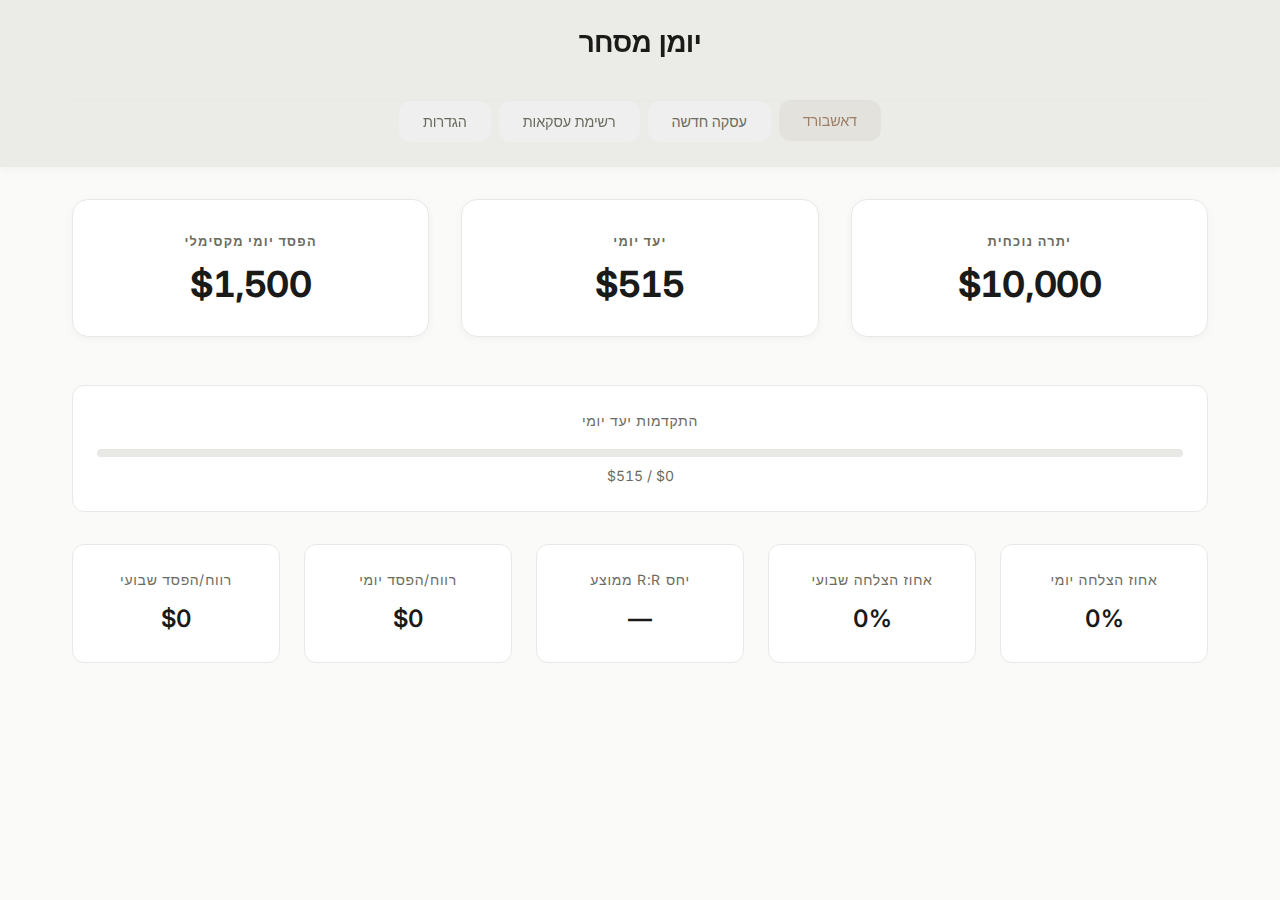
<file: index-static.html>
<!doctype html>
<html lang="he" dir="rtl">
<head>
  <meta charset="utf-8" />
  <meta name="viewport" content="width=device-width, initial-scale=1" />
  <title>יומן מסחר - Trading Journal</title>

  <!-- PWA Meta Tags -->
  <meta name="theme-color" content="#9E7E67" />
  <meta name="apple-mobile-web-app-capable" content="yes" />
  <meta name="apple-mobile-web-app-status-bar-style" content="default" />
  <meta name="apple-mobile-web-app-title" content="Trading Journal" />
  <meta name="mobile-web-app-capable" content="yes" />

  <!-- Modern Typography -->
  <link rel="preconnect" href="https://fonts.googleapis.com">
  <link rel="preconnect" href="https://fonts.gstatic.com" crossorigin>
  <link href="https://fonts.googleapis.com/css2?family=Inter:wght@400;500;600;700&display=swap" rel="stylesheet">

  <style>
    /* Modern Clean Trading Journal */

    /* CSS Variables */
    :root {
      --bg: #FAFAF8;
      --card: rgba(255, 255, 255, 0.9);
      --border: #E8E8E5;
      --fg: #1A1A18;
      --muted: #6B6B5F;
      --accent: #9E7E67;
      --ok: #10B981;
      --error: #EF4444;
      --warning: #F59E0B;
      --radius: 12px;
      --radius-lg: 16px;
      --shadow: 0 2px 8px rgba(0, 0, 0, 0.04);
      --shadow-lg: 0 8px 32px rgba(0, 0, 0, 0.08);
      --transition: all 0.2s ease;
    }

    /* Base Styles */
    * {
      box-sizing: border-box;
    }

    html, body {
      margin: 0;
      padding: 0;
      background: var(--bg);
      color: var(--fg);
      font-family: 'Inter', -apple-system, BlinkMacSystemFont, 'Segoe UI', Roboto, 'Helvetica Neue', sans-serif;
      line-height: 1.6;
      direction: rtl;
      font-feature-settings: "cv02", "cv03", "cv04", "cv11";
      font-variant-numeric: tabular-nums;
      -webkit-font-smoothing: antialiased;
      -moz-osx-font-smoothing: grayscale;
    }

    /* Typography */
    h1, h2, h3, h4, h5, h6 {
      font-weight: 600;
      line-height: 1.3;
      letter-spacing: -0.02em;
      margin: 0 0 1rem 0;
    }

    h1 {
      font-size: 2.5rem;
      font-weight: 700;
    }

    h2 {
      font-size: 2rem;
      font-weight: 600;
    }

    h3 {
      font-size: 1.5rem;
      font-weight: 600;
    }

    p {
      margin: 0 0 1rem 0;
      color: var(--muted);
    }

    button {
      font-family: inherit;
      font-weight: 500;
      cursor: pointer;
      transition: var(--transition);
      border: none;
      border-radius: var(--radius);
      font-size: 0.875rem;
      letter-spacing: -0.01em;
    }

    input, select, textarea {
      font-family: inherit;
      font-weight: 400;
    }

    /* Header & Navigation */
    .topbar {
      position: sticky;
      top: 0;
      background: rgba(234, 234, 231, 0.95);
      backdrop-filter: blur(20px);
      border-bottom: 1px solid var(--border);
      z-index: 10;
      box-shadow: var(--shadow);
    }

    .header-content {
      max-width: 1200px;
      margin: 0 auto;
      padding: 0 2rem;
    }

    .app-title {
      margin: 0;
      padding: 1.5rem 0;
      font-size: 1.75rem;
      font-weight: 600;
      color: var(--fg);
      text-align: center;
      letter-spacing: -0.025em;
    }

    .nav {
      display: flex;
      gap: 0.5rem;
      padding: 0 0 1.5rem 0;
      justify-content: center;
      border-top: 1px solid var(--border);
      margin-top: 1rem;
    }

    .nav-link {
      color: var(--muted);
      text-decoration: none;
      font-weight: 500;
      font-size: 0.9rem;
      padding: 0.75rem 1.5rem;
      border-radius: var(--radius);
      transition: var(--transition);
      position: relative;
      letter-spacing: -0.01em;
    }

    .nav-link:hover,
    .nav-link.active {
      color: var(--accent);
      background: rgba(158, 126, 103, 0.08);
      transform: translateY(-1px);
    }

    /* Main Content */
    #app {
      padding: 2rem;
      max-width: 1200px;
      margin: 0 auto;
    }

    .view.hidden {
      display: none;
    }

    /* Cards */
    .cards {
      display: grid;
      grid-template-columns: repeat(auto-fit, minmax(220px, 1fr));
      gap: 2rem;
      margin-bottom: 3rem;
    }

    .card {
      background: var(--card);
      padding: 2rem;
      border-radius: var(--radius-lg);
      border: 1px solid var(--border);
      text-align: center;
      transition: var(--transition);
      box-shadow: var(--shadow);
    }

    .card:hover {
      transform: translateY(-3px);
      box-shadow: var(--shadow-lg);
    }

    .card .label {
      color: var(--muted);
      font-size: 0.8rem;
      margin-bottom: 0.75rem;
      text-transform: uppercase;
      letter-spacing: 0.1em;
      font-weight: 600;
    }

    .card .value {
      font-size: 2.25rem;
      font-weight: 700;
      color: var(--fg);
      margin: 0;
      letter-spacing: -0.02em;
      line-height: 1.1;
    }

    /* Progress */
    .progress {
      background: var(--card);
      padding: 1.5rem;
      border-radius: 12px;
      border: 1px solid var(--border);
      margin-bottom: 2rem;
      text-align: center;
    }

    .progress-label {
      color: var(--muted);
      font-size: 0.875rem;
      margin-bottom: 1rem;
      text-transform: uppercase;
      letter-spacing: 0.05em;
    }

    .progress-bar {
      height: 8px;
      background: var(--border);
      border-radius: 4px;
      overflow: hidden;
      margin-bottom: 0.5rem;
    }

    .progress-fill {
      height: 100%;
      background: var(--ok);
      transition: width 0.3s ease;
    }

    .progress-stats {
      font-size: 0.875rem;
      color: var(--muted);
    }

    /* Stats Grid */
    .stats-grid {
      display: grid;
      grid-template-columns: repeat(auto-fit, minmax(200px, 1fr));
      gap: 1.5rem;
    }

    .stat {
      background: var(--card);
      padding: 1.5rem;
      border-radius: 12px;
      border: 1px solid var(--border);
      text-align: center;
      transition: transform 0.2s ease;
    }

    .stat:hover {
      transform: translateY(-1px);
    }

    .stat .label {
      color: var(--muted);
      font-size: 0.875rem;
      margin-bottom: 0.5rem;
      text-transform: uppercase;
      letter-spacing: 0.05em;
    }

    .stat .value {
      font-size: 1.5rem;
      font-weight: 600;
      color: var(--fg);
      margin: 0;
    }

    /* Forms */
    .form {
      background: var(--card);
      padding: 2.5rem;
      border-radius: var(--radius-lg);
      border: 1px solid var(--border);
      max-width: 900px;
      margin: 0 auto;
      box-shadow: var(--shadow);
    }

    .form-grid {
      display: grid;
      grid-template-columns: repeat(auto-fit, minmax(280px, 1fr));
      gap: 2rem;
      margin-bottom: 2.5rem;
    }

    .form label {
      display: flex;
      flex-direction: column;
      gap: 0.75rem;
      font-size: 0.875rem;
      font-weight: 600;
      color: var(--fg);
      letter-spacing: -0.01em;
    }

    .form input,
    .form select,
    .form textarea {
      padding: 1rem;
      border-radius: var(--radius);
      border: 1.5px solid var(--border);
      background: var(--bg);
      color: var(--fg);
      font-size: 0.9rem;
      font-family: inherit;
      transition: var(--transition);
      font-weight: 500;
    }

    .form input:focus,
    .form select:focus,
    .form textarea:focus {
      outline: none;
      border-color: var(--accent);
      box-shadow: 0 0 0 4px rgba(158, 126, 103, 0.1);
      transform: translateY(-1px);
    }

    .side-info {
      margin: 2.5rem 0;
      display: grid;
      grid-template-columns: repeat(auto-fit, minmax(200px, 1fr));
      gap: 1.5rem;
      padding: 2rem;
      background: rgba(234, 234, 231, 0.7);
      border-radius: var(--radius);
      border: 1px solid var(--border);
      backdrop-filter: blur(10px);
    }

    .side-info > div {
      text-align: center;
      font-size: 0.875rem;
      color: var(--fg);
      font-weight: 600;
      padding: 1rem;
      background: var(--card);
      border-radius: var(--radius);
      box-shadow: var(--shadow);
      letter-spacing: -0.01em;
    }

    .inline {
      display: inline-flex;
      align-items: center;
      gap: 0.5rem;
    }

    .actions {
      display: flex;
      gap: 1.5rem;
      justify-content: center;
      margin-top: 3rem;
    }

    .actions button {
      background: var(--accent);
      color: white;
      border: none;
      padding: 1rem 2rem;
      border-radius: var(--radius);
      font-weight: 600;
      font-size: 0.9rem;
      cursor: pointer;
      transition: var(--transition);
      letter-spacing: -0.01em;
      min-width: 160px;
      box-shadow: var(--shadow);
    }

    .actions button:hover {
      background: #8B7355;
      transform: translateY(-2px);
      box-shadow: var(--shadow-lg);
    }

    .actions .secondary {
      background: var(--muted);
      color: white;
    }

    .actions .secondary:hover {
      background: #555649;
    }

    /* Filters */
    .filters {
      display: flex;
      flex-wrap: wrap;
      gap: 1rem;
      justify-content: center;
      margin-bottom: 2rem;
      padding: 1rem;
      background: var(--card);
      border-radius: 12px;
      border: 1px solid var(--border);
    }

    .filters input,
    .filters select {
      padding: 0.5rem 1rem;
      border-radius: 8px;
      border: 1px solid var(--border);
      background: var(--bg);
      color: var(--fg);
      font-size: 0.875rem;
    }

    .filters button {
      background: var(--accent);
      color: white;
      border: none;
      padding: 0.5rem 1rem;
      border-radius: 8px;
      font-weight: 500;
      cursor: pointer;
      transition: background 0.2s ease;
    }

    .filters button:hover {
      background: #8B6F5A;
    }

    /* Table */
    .table {
      width: 100%;
      border-collapse: collapse;
      background: var(--card);
      border-radius: 12px;
      overflow: hidden;
      border: 1px solid var(--border);
      box-shadow: var(--shadow);
    }

    .table th,
    .table td {
      padding: 1rem;
      text-align: center;
      border-bottom: 1px solid var(--border);
    }

    .table th {
      background: var(--bg);
      font-weight: 600;
      color: var(--fg);
      text-transform: uppercase;
      font-size: 0.75rem;
      letter-spacing: 0.05em;
    }

    .table tbody tr:hover {
      background: var(--bg);
    }

    .table button {
      background: transparent;
      color: var(--accent);
      border: 1px solid var(--accent);
      padding: 0.25rem 0.5rem;
      border-radius: 4px;
      font-size: 0.75rem;
      cursor: pointer;
      transition: all 0.2s ease;
    }

    .table button:hover {
      background: var(--accent);
      color: white;
    }

    /* Toast */
    .toast {
      position: fixed;
      bottom: 2rem;
      left: 50%;
      transform: translateX(-50%);
      background: var(--card);
      color: var(--fg);
      padding: 1rem 2rem;
      border-radius: 8px;
      border: 1px solid var(--border);
      box-shadow: 0 4px 12px rgba(0, 0, 0, 0.1);
      z-index: 1000;
    }

    .toast.hidden {
      display: none;
    }

    /* Responsive */
    @media (max-width: 768px) {
      .nav {
        flex-wrap: wrap;
        gap: 1rem;
        padding: 1rem;
      }

      #app {
        padding: 1rem;
      }

      .cards,
      .stats-grid {
        grid-template-columns: 1fr;
      }

      .form-grid {
        grid-template-columns: 1fr;
      }

      .filters {
        flex-direction: column;
        align-items: stretch;
      }

      .actions {
        flex-direction: column;
      }

      .side-info {
        flex-direction: column;
        text-align: center;
      }
    }

    @media (max-width: 480px) {
      .table th,
      .table td {
        padding: 0.5rem;
        font-size: 0.75rem;
      }

      .card .value,
      .stat .value {
        font-size: 1.5rem;
      }
    }
  </style>
</head>
<body>
  <header class="topbar">
    <div class="header-content">
      <h1 class="app-title">יומן מסחר</h1>
      <nav class="nav">
        <button class="nav-link" data-route="#dashboard">דאשבורד</button>
        <button class="nav-link" data-route="#new">עסקה חדשה</button>
        <button class="nav-link" data-route="#trades">רשימת עסקאות</button>
        <button class="nav-link" data-route="#settings">הגדרות</button>
      </nav>
    </div>
  </header>

  <main id="app">
    <section id="view-dashboard" class="view hidden"></section>
    <section id="view-new" class="view hidden"></section>
    <section id="view-trades" class="view hidden"></section>
    <section id="view-settings" class="view hidden"></section>
  </main>

  <!-- Templates -->
  <template id="tpl-dashboard">
    <div class="cards">
      <div class="card"><div class="label">יתרה נוכחית</div><div class="value" id="cur-balance">—</div></div>
      <div class="card"><div class="label">יעד יומי</div><div class="value" id="daily-target">—</div></div>
      <div class="card"><div class="label">הפסד יומי מקסימלי</div><div class="value" id="daily-max-loss">—</div></div>
    </div>
    <div class="progress">
      <div class="progress-label">התקדמות יעד יומי</div>
      <div class="progress-bar"><div class="progress-fill" id="progress-fill" style="width:0%"></div></div>
      <div class="progress-stats"><span id="today-pnl">0</span> / <span id="today-target">0</span></div>
    </div>
    <div class="stats-grid">
      <div class="stat"><div class="label">אחוז הצלחה יומי</div><div class="value" id="hit-rate-day">—</div></div>
      <div class="stat"><div class="label">אחוז הצלחה שבועי</div><div class="value" id="hit-rate-week">—</div></div>
      <div class="stat"><div class="label">יחס R:R ממוצע</div><div class="value" id="avg-rr">—</div></div>
      <div class="stat"><div class="label">רווח/הפסד יומי</div><div class="value" id="sum-day">—</div></div>
      <div class="stat"><div class="label">רווח/הפסד שבועי</div><div class="value" id="sum-week">—</div></div>
    </div>
  </template>

  <template id="tpl-new">
    <form id="new-trade-form" class="form">
      <div class="form-grid">
        <label>תאריך<input type="date" name="date" required></label>
        <label>שעה<input type="time" name="time" required></label>
        <label>סימול<select name="symbol" id="symbol-select" required>
          <option value="">בחר סימול</option>
          <option value="GOLD">זהב (XAU/USD)</option>
          <option value="MINI_NASDAQ">מיני נאסד"ק (MNQ)</option>
          <option value="MICRO_NASDAQ">מיקרו נאסד"ק (NQ)</option>
          <option value="NASDAQ_100">נאסד"ק 100 (NDX)</option>
        </select></label>
        <label>כיוון<select name="direction" required>
          <option value="Long">Long</option>
          <option value="Short">Short</option>
        </select></label>
        <label>מחיר כניסה<input type="number" step="0.01" name="entry" id="entry" placeholder="0.00"></label>
        <label>סטופ לוס<input type="number" step="0.01" name="stop" id="stop" placeholder="0.00"></label>
        <label title="TP יחושב סימטרית ל-Entry/Stop אם מסומן">
          טייק פרופיט
          <input type="number" step="0.01" name="take_profit" id="take_profit" placeholder="0.00">
        </label>
        <label>כמות<input type="number" step="1" name="qty" id="qty" placeholder="1"></label>
        <label>עמלה ($)<input type="number" step="0.01" name="commission" id="commission" value="0" placeholder="0.00"></label>
        <label>עלויות נוספות ($)<input type="number" step="0.01" name="fees" id="fees" value="0" placeholder="0.00"></label>
        <label>הערות<textarea name="notes" placeholder="הערות על העסקה..."></textarea></label>
      </div>
      <div class="side-info">
        <div>יתרה: <span id="si-balance">—</span></div>
        <div>TP%: <span id="si-tp">—</span> | SL%: <span id="si-sl">—</span></div>
        <div>סיכון ($): <span id="si-risk">—</span></div>
        <div>יעד ($): <span id="si-tp-amount">—</span> | סטופ ($): <span id="si-sl-amount">—</span></div>
        <div>R:R: <span id="si-rr">—</span></div>
        <label class="inline"><input type="checkbox" id="auto-tp" checked> חישוב אוטומטי של TP</label>
      </div>
      <div class="actions">
        <button type="submit" data-status="Planned">שמור כמתוכנן</button>
        <button type="submit" data-status="Executed" class="secondary">סמן כבוצע</button>
      </div>
    </form>
  </template>

  <template id="tpl-trades">
    <div class="filters">
      <input type="date" id="flt-start" placeholder="תאריך התחלה" />
      <input type="date" id="flt-end" placeholder="תאריך סיום" />
      <select id="flt-symbol">
        <option value="">כל הסימולים</option>
        <option value="GOLD">זהב (XAU/USD)</option>
        <option value="MINI_NASDAQ">מיני נאסד"ק (MNQ)</option>
        <option value="MICRO_NASDAQ">מיקרו נאסד"ק (NQ)</option>
        <option value="NASDAQ_100">נאסד"ק 100 (NDX)</option>
      </select>
      <select id="flt-status" multiple>
        <option>Planned</option>
        <option>Executed</option>
        <option>TP</option>
        <option>SL</option>
        <option>BE</option>
        <option>Partial</option>
        <option>Cancelled</option>
      </select>
      <button id="apply-filter">סנן</button>
    </div>
    <table class="table">
      <thead>
        <tr>
          <th>ID</th><th>תאריך</th><th>שעה</th><th>סימול</th><th>כיוון</th><th>כניסה</th><th>סטופ</th><th>TP</th><th>כמות</th><th>R:R</th><th>סטטוס</th><th>P&L ($)</th><th>פעולות</th>
        </tr>
      </thead>
      <tbody id="trades-body"></tbody>
    </table>
  </template>

  <template id="tpl-settings">
    <form id="settings-form" class="form">
      <div class="form-grid">
        <label>יתרה התחלתית ($)<input type="number" step="0.01" name="starting_balance" required placeholder="10000.00"></label>
        <label>יעד יומי ($)<input type="number" step="0.01" name="daily_target" required placeholder="100.00"></label>
        <label>הפסד יומי מקסימלי ($)<input type="number" step="0.01" name="daily_max_loss" required placeholder="50.00"></label>
        <label>TP %<input type="number" step="0.01" name="tp_pct" required placeholder="2.00"></label>
        <label>SL %<input type="number" step="0.01" name="sl_pct" required placeholder="1.00"></label>
      </div>
      <h3>מכשירים</h3>
      <table class="table">
        <thead><tr><th>סימול</th><th>גודל טיק</th><th>ערך טיק ($)</th><th>גודל חוזה</th><th></th></tr></thead>
        <tbody id="inst-body"></tbody>
      </table>
      <button type="button" id="add-inst">הוסף מכשיר</button>
      <div class="actions">
        <button type="submit">שמור</button>
      </div>
    </form>
  </template>

  <div id="toast" class="toast hidden"></div>

  <script>
    // Trading Journal App - Static Version with Hebrew Interface

    const PREDEFINED_INSTRUMENTS = {
      'GOLD': {
        symbol: 'GOLD',
        displayName: 'זהב (XAU/USD)',
        tick_size: 0.01,
        tick_value: 0.01,
        contract_size: 100,
        category: 'Commodities'
      },
      'MINI_NASDAQ': {
        symbol: 'MINI_NASDAQ',
        displayName: 'מיני נאסד"ק (MNQ)',
        tick_size: 0.25,
        tick_value: 1.25,
        contract_size: 1,
        category: 'Indices'
      },
      'MICRO_NASDAQ': {
        symbol: 'MICRO_NASDAQ',
        displayName: 'מיקרו נאסד"ק (NQ)',
        tick_size: 0.25,
        tick_value: 0.25,
        contract_size: 1,
        category: 'Indices'
      },
      'NASDAQ_100': {
        symbol: 'NASDAQ_100',
        displayName: 'נאסד"ק 100 (NDX)',
        tick_size: 0.25,
        tick_value: 25.00,
        contract_size: 1,
        category: 'Indices'
      }
    };

    const state = {
      settings: null,
      instruments: [],
      balance_current: 0,
      trades: [],
    };

    const routes = {
      '#dashboard': renderDashboard,
      '#new': renderNewTrade,
      '#trades': renderTrades,
      '#settings': renderSettings,
    };

    // Initialize app
    window.addEventListener('load', () => {
      init().catch(err => {
        console.error('Init failed:', err);
        toast('שגיאה באתחול האפליקציה: ' + err.message);
      });
    });

    window.addEventListener('hashchange', navigate);

    // Navigation click handler
    document.addEventListener('click', (e) => {
      if (e.target.classList.contains('nav-link')) {
        e.preventDefault();
        const route = e.target.dataset.route;
        if (route) {
          window.location.hash = route;
        }
      }
    });

    async function init(){
      console.log('=== אתחול יומן המסחר ===');

      // Check templates
      const templates = ['tpl-dashboard', 'tpl-new', 'tpl-trades', 'tpl-settings'];
      const missingTemplates = templates.filter(id => !document.getElementById(id));
      if (missingTemplates.length > 0) {
        throw new Error('תבניות חסרות: ' + missingTemplates.join(', '));
      }

      // Load saved data
      loadFromStorage();

      // Ensure we have a hash
      if (!window.location.hash) {
        window.location.hash = '#dashboard';
      }

      navigate();
      console.log('האפליקציה אותחלה בהצלחה');
    }

    function navigate(){
      const hash = window.location.hash || '#dashboard';
      console.log('נווט ל:', hash);

      // Hide all views
      document.querySelectorAll('.view').forEach(v => v.classList.add('hidden'));

      // Remove active class
      document.querySelectorAll('.nav-link').forEach(link => link.classList.remove('active'));

      // Add active class
      const activeLink = document.querySelector(`[data-route="${hash}"]`);
      if (activeLink) {
        activeLink.classList.add('active');
      }

      // Render view
      const fn = routes[hash] || renderDashboard;
      if (typeof fn === 'function') {
        fn();
      } else {
        renderDashboard();
      }
    }

    function loadFromStorage(){
      try {
        // Load settings
        const savedSettings = localStorage.getItem('trading_settings');
        if (savedSettings) {
          state.settings = JSON.parse(savedSettings);
        } else {
          // Default settings
          state.settings = {
            starting_balance: 10000,
            daily_target: 515,
            daily_max_loss: 1500,
            tp_pct: 0.30,
            sl_pct: 0.15
          };
        }

        // Load instruments
        const savedInstruments = localStorage.getItem('trading_instruments');
        if (savedInstruments) {
          state.instruments = JSON.parse(savedInstruments);
        } else {
          state.instruments = Object.values(PREDEFINED_INSTRUMENTS);
        }

        // Load trades
        const savedTrades = localStorage.getItem('trading_trades');
        if (savedTrades) {
          state.trades = JSON.parse(savedTrades);
        } else {
          state.trades = [];
        }

        state.balance_current = state.settings.starting_balance || 10000;

        console.log('נתונים נטענו מהאחסון המקומי');
      } catch (error) {
        console.error('שגיאה בטעינת נתונים:', error);
        // Use defaults
        state.settings = {
          starting_balance: 10000,
          daily_target: 515,
          daily_max_loss: 1500,
          tp_pct: 0.30,
          sl_pct: 0.15
        };
        state.instruments = Object.values(PREDEFINED_INSTRUMENTS);
        state.balance_current = 10000;
        state.trades = [];
      }
    }

    function saveToStorage(){
      try {
        localStorage.setItem('trading_settings', JSON.stringify(state.settings));
        localStorage.setItem('trading_instruments', JSON.stringify(state.instruments));
        localStorage.setItem('trading_trades', JSON.stringify(state.trades));
        console.log('נתונים נשמרו לאחסון המקומי');
      } catch (error) {
        console.error('שגיאה בשמירת נתונים:', error);
        toast('שגיאה בשמירת נתונים');
      }
    }

    function fmt(n){ if(n===undefined||n===null||n==='') return '—'; return '$' + Number(n).toLocaleString('en-US', { maximumFractionDigits: 2 }); }
    function pct(n){ if(n===undefined||n===null||n==='') return '—'; return (Number(n)*100).toFixed(0)+'%'; }

    function renderDashboard(){
      console.log('מציג דאשבורד...');
      const container = document.getElementById('view-dashboard');
      if (!container) return;

      const template = document.getElementById('tpl-dashboard');
      if (!template) return;

      container.innerHTML = template.innerHTML;
      container.classList.remove('hidden');

      const s = state.settings || {};
      document.getElementById('cur-balance').textContent = fmt(state.balance_current);
      document.getElementById('daily-target').textContent = fmt(s.daily_target);
      document.getElementById('daily-max-loss').textContent = fmt(s.daily_max_loss);

      // Calculate today's stats
      const today = new Date().toISOString().slice(0,10);
      const todayTrades = state.trades.filter(t => t.date === today);

      let sum = 0, wins = 0, los = 0, rrSum = 0, rrCnt = 0;
      todayTrades.forEach(t => {
        if (typeof t.pnl === 'number') sum += t.pnl;
        if (typeof t.rr === 'number') { rrSum += t.rr; rrCnt++; }
        if (t.status === 'TP' || (t.pnl > 0)) wins++;
        if (t.status === 'SL' || (t.pnl < 0)) los++;
      });

      const target = Number(s.daily_target || 0);
      const prog = target ? Math.max(0, Math.min(100, (sum/target)*100)) : 0;

      document.getElementById('today-pnl').textContent = fmt(sum);
      document.getElementById('today-target').textContent = fmt(target);
      document.getElementById('progress-fill').style.width = prog + '%';
      document.getElementById('hit-rate-day').textContent = ((wins+los)>0 ? Math.round((wins/(wins+los))*100) : 0) + '%';
      document.getElementById('avg-rr').textContent = rrCnt ? fmt(rrSum/rrCnt) : '—';
      document.getElementById('sum-day').textContent = fmt(sum);

      // Weekly stats
      const now = new Date();
      const day = (now.getDay() + 6) % 7;
      const monday = new Date(now);
      monday.setDate(now.getDate() - day);
      const sunday = new Date(monday);
      sunday.setDate(monday.getDate() + 6);

      const weekTrades = state.trades.filter(t => {
        const tradeDate = new Date(t.date);
        return tradeDate >= monday && tradeDate <= sunday;
      });

      let weekSum = 0, weekWins = 0, weekLos = 0;
      weekTrades.forEach(t => {
        if (typeof t.pnl === 'number') weekSum += t.pnl;
        if (t.status === 'TP' || (t.pnl > 0)) weekWins++;
        if (t.status === 'SL' || (t.pnl < 0)) weekLos++;
      });

      document.getElementById('sum-week').textContent = fmt(weekSum);
      document.getElementById('hit-rate-week').textContent = ((weekWins+weekLos)>0 ? Math.round((weekWins/(weekWins+weekLos))*100) : 0) + '%';
    }

    function renderNewTrade(){
      console.log('מציג טופס עסקה חדשה...');
      const container = document.getElementById('view-new');
      if (!container) return;

      const template = document.getElementById('tpl-new');
      if (!template) return;

      container.innerHTML = template.innerHTML;
      container.classList.remove('hidden');

      const form = container.querySelector('#new-trade-form');
      const symbolSel = container.querySelector('#symbol-select');
      const autoTP = container.querySelector('#auto-tp');

      if (!form || !symbolSel) return;

      const s = state.settings || {};
      container.querySelector('#si-balance').textContent = fmt(state.balance_current);
      container.querySelector('#si-tp').textContent = pct(Number(s.tp_pct || 0.3));
      container.querySelector('#si-sl').textContent = pct(Number(s.sl_pct || 0.15));

      const now = new Date();
      form.date.value = now.toISOString().slice(0,10);
      form.time.value = now.toTimeString().slice(0,5);

      // Populate symbols
      symbolSel.innerHTML = '<option value="">בחר סימול</option>' +
        state.instruments.map(i => `<option value="${i.symbol}">${i.displayName || i.symbol}</option>`).join('');

      // Load draft
      const draft = JSON.parse(localStorage.getItem('new-trade-draft') || '{}');
      Object.keys(draft).forEach(k => {
        if (form[k]) form[k].value = draft[k];
      });

      form.addEventListener('input', () => {
        const data = Object.fromEntries(new FormData(form).entries());
        localStorage.setItem('new-trade-draft', JSON.stringify(data));
        updateSideInfo();
      });

      function updateSideInfo(){
        const entry = Number(form.entry.value);
        const stop = Number(form.stop.value);
        const direction = form.direction.value;
        const symbol = form.symbol.value;
        const instrument = state.instruments.find(x => x.symbol === symbol);
        const tp_pct = Number(s.tp_pct || 0.3);
        const sl_pct = Number(s.sl_pct || 0.15);
        const plan = computePlanClient({ balance: state.balance_current, tp_pct, sl_pct, entry, stop, direction, instrument });

        container.querySelector('#si-risk').textContent = fmt(plan.risk_amount);
        container.querySelector('#si-tp-amount').textContent = fmt(plan.planned_tp_amount);
        container.querySelector('#si-sl-amount').textContent = fmt(plan.planned_sl_amount);
        container.querySelector('#si-rr').textContent = fmt(plan.rr);
        if (!form.qty.value && plan.qty) form.qty.value = plan.qty;
        if (autoTP.checked && plan.take_profit && !form.take_profit.value) form.take_profit.value = plan.take_profit;
      }
      updateSideInfo();

      form.addEventListener('submit', (ev) => {
        ev.preventDefault();
        console.log('טופס עסקה חדשה נשלח');

        const status = ev.submitter && ev.submitter.dataset.status || 'Planned';
        const data = Object.fromEntries(new FormData(form).entries());

        if (!data.symbol) return toast('אנא בחר סימול');
        if (!data.direction) return toast('אנא בחר כיוון');
        if (data.entry && data.stop && Number(data.entry) === Number(data.stop)) return toast('מחיר כניסה וסטופ לא יכולים להיות זהים');

        const newTrade = {
          id: Date.now(),
          date: data.date,
          time: data.time,
          symbol: data.symbol,
          direction: data.direction,
          entry: numOrNull(data.entry),
          stop: numOrNull(data.stop),
          take_profit: numOrNull(data.take_profit),
          qty: numOrNull(data.qty),
          status,
          commission: numOrNull(data.commission) || 0,
          fees: numOrNull(data.fees) || 0,
          auto_take_profit: autoTP.checked,
          pnl: null,
          rr: null,
          notes: data.notes || ''
        };

        state.trades.push(newTrade);
        saveToStorage();

        toast('העסקה נשמרה בהצלחה');
        localStorage.removeItem('new-trade-draft');
        window.location.hash = '#trades';
      });
    }

    function renderTrades(){
      console.log('מציג רשימת עסקאות...');
      const container = document.getElementById('view-trades');
      if (!container) return;

      const template = document.getElementById('tpl-trades');
      if (!template) return;

      container.innerHTML = template.innerHTML;
      container.classList.remove('hidden');

      const tbody = container.querySelector('#trades-body');
      const symSel = container.querySelector('#flt-symbol');

      if (!tbody || !symSel) return;

      // Populate symbol filter
      symSel.innerHTML = '<option value="">כל הסימולים</option>' +
        state.instruments.map(i => `<option value="${i.symbol}">${i.displayName || i.symbol}</option>`).join('');

      function load(){
        console.log('טוען עסקאות...');
        const sym = symSel.value || '';
        let filteredTrades = state.trades;

        if (sym) {
          filteredTrades = filteredTrades.filter(t => t.symbol === sym);
        }

        tbody.innerHTML = filteredTrades.map(t => trRow(t)).join('');
        attachRowActions();
      }

      function trRow(t){
        return `<tr>
          <td>${t.id}</td><td>${t.date||''}</td><td>${t.time||''}</td><td>${t.symbol||''}</td><td>${t.direction||''}</td>
          <td>${fmt(t.entry)}</td><td>${fmt(t.stop)}</td><td>${fmt(t.take_profit)}</td><td>${fmt(t.qty)}</td><td>${fmt(t.rr)}</td>
          <td>${t.status||''}</td><td>${fmt(t.pnl)}</td>
          <td>
            <button class="mark" data-id="${t.id}" data-action="TP">TP</button>
            <button class="mark" data-id="${t.id}" data-action="SL">SL</button>
            <button class="mark" data-id="${t.id}" data-action="BE">BE</button>
            <button class="mark-partial" data-id="${t.id}">חלקי</button>
            <button class="mark" data-id="${t.id}" data-action="Cancelled">ביטול</button>
          </td>
        </tr>`;
      }

      function attachRowActions(){
        container.querySelectorAll('button.mark').forEach(btn => btn.addEventListener('click', () => {
          const id = Number(btn.dataset.id);
          const action = btn.dataset.action;
          const trade = state.trades.find(t => t.id === id);
          if (trade) {
            trade.status = action;
            saveToStorage();
            toast('העסקה עודכנה בהצלחה');
            load();
          }
        }));

        container.querySelectorAll('button.mark-partial').forEach(btn => btn.addEventListener('click', () => {
          const id = Number(btn.dataset.id);
          const percent = Number(prompt('אחוז סגירה חלקית (0-100):', '50'));
          if (!isFinite(percent)) return;
          const trade = state.trades.find(t => t.id === id);
          if (trade) {
            trade.status = 'Partial';
            trade.partial_percent = percent;
            saveToStorage();
            toast('העסקה עודכנה בהצלחה');
            load();
          }
        }));
      }

      container.querySelector('#apply-filter').addEventListener('click', load);
      load();
    }

    function renderSettings(){
      console.log('מציג הגדרות...');
      const container = document.getElementById('view-settings');
      if (!container) return;

      const template = document.getElementById('tpl-settings');
      if (!template) return;

      container.innerHTML = template.innerHTML;
      container.classList.remove('hidden');

      const form = container.querySelector('#settings-form');
      if (!form) return;

      const b = state.settings || {};

      // Fill form
      form.starting_balance.value = b.starting_balance || 10000;
      form.daily_target.value = b.daily_target || 515;
      form.daily_max_loss.value = b.daily_max_loss || 1500;
      form.tp_pct.value = (b.tp_pct != null ? b.tp_pct : 0.30);
      form.sl_pct.value = (b.sl_pct != null ? b.sl_pct : 0.15);

      const tbody = container.querySelector('#inst-body');
      if (!tbody) return;

      function drawInstruments(){
        tbody.innerHTML = state.instruments.map(i => instRow(i)).join('');
      }

      function instRow(i){
        return `<tr>
          <td><input value="${i.symbol||''}" class="inst-symbol" placeholder="למשל GOLD"></td>
          <td><input type="number" step="0.0001" value="${i.tick_size||''}" class="inst-tick-size" placeholder="0.01"></td>
          <td><input type="number" step="0.01" value="${i.tick_value||''}" class="inst-tick-value" placeholder="0.01"></td>
          <td><input type="number" step="1" value="${i.contract_size||''}" class="inst-contract-size" placeholder="100"></td>
          <td><button type="button" onclick="this.closest('tr').remove()">הסר</button></td>
        </tr>`;
      }

      drawInstruments();

      container.querySelector('#add-inst').addEventListener('click', () => {
        state.instruments.push({ symbol: '', tick_size: '', tick_value: '', contract_size: 1 });
        drawInstruments();
      });

      form.addEventListener('submit', (ev) => {
        ev.preventDefault();
        console.log('טופס הגדרות נשלח');

        const instruments = Array.from(tbody.querySelectorAll('tr')).map(tr => {
          const symbolInput = tr.querySelector('.inst-symbol');
          const tickSizeInput = tr.querySelector('.inst-tick-size');
          const tickValueInput = tr.querySelector('.inst-tick-value');
          const contractSizeInput = tr.querySelector('.inst-contract-size');

          if (!symbolInput || !tickSizeInput || !tickValueInput || !contractSizeInput) return null;

          return {
            symbol: symbolInput.value.trim(),
            tick_size: numOrNull(tickSizeInput.value),
            tick_value: numOrNull(tickValueInput.value),
            contract_size: numOrNull(contractSizeInput.value) || 1,
          };
        }).filter(i => i && i.symbol);

        state.settings = {
          starting_balance: numOrNull(form.starting_balance.value),
          daily_target: numOrNull(form.daily_target.value),
          daily_max_loss: numOrNull(form.daily_max_loss.value),
          tp_pct: Number(form.tp_pct.value),
          sl_pct: Number(form.sl_pct.value),
        };

        state.instruments = instruments;
        state.balance_current = state.settings.starting_balance || 10000;

        saveToStorage();
        toast('ההגדרות נשמרו בהצלחה');
      });
    }

    function computePlanClient({ balance, tp_pct, sl_pct, entry, stop, direction, instrument }){
      const risk_amount = round2(balance * sl_pct);
      const planned_tp_amount = round2(balance * tp_pct);
      const planned_sl_amount = round2(balance * sl_pct);
      const rr = planned_sl_amount===0 ? 0 : round2(planned_tp_amount/planned_sl_amount);
      let qty = '';
      if (isFinite(entry) && isFinite(stop) && instrument && isFinite(instrument.tick_size) && isFinite(instrument.tick_value)){
        const ticks = Math.abs(entry - stop)/instrument.tick_size;
        const riskPer = ticks * instrument.tick_value;
        if (riskPer > 0) qty = Math.max(1, Math.floor(risk_amount/riskPer));
      }
      let take_profit = '';
      if (isFinite(entry) && isFinite(stop)){
        const d = Math.abs(entry - stop);
        take_profit = direction==='Long' ? roundTo(entry + d, instrument && instrument.tick_size) : roundTo(entry - d, instrument && instrument.tick_size);
      }
      return { risk_amount, planned_tp_amount, planned_sl_amount, rr, qty, take_profit };
    }

    function round2(n){ return Math.round(Number(n||0)*100)/100; }
    function roundTo(n, step){ if(!step) return round2(n); const k = Math.round(n/step)*step; return round2(k); }
    function numOrNull(v){ const n = Number(v); return isNaN(n) ? null : n; }

    function toast(msg){
      console.log('הודעה:', msg);
      const el = document.getElementById('toast');
      if (!el) {
        alert(msg);
        return;
      }
      el.textContent = msg;
      el.classList.remove('hidden');
      setTimeout(() => {
        if (el) el.classList.add('hidden');
      }, 3000);
    }
  </script>
</body>
</html>
</file>
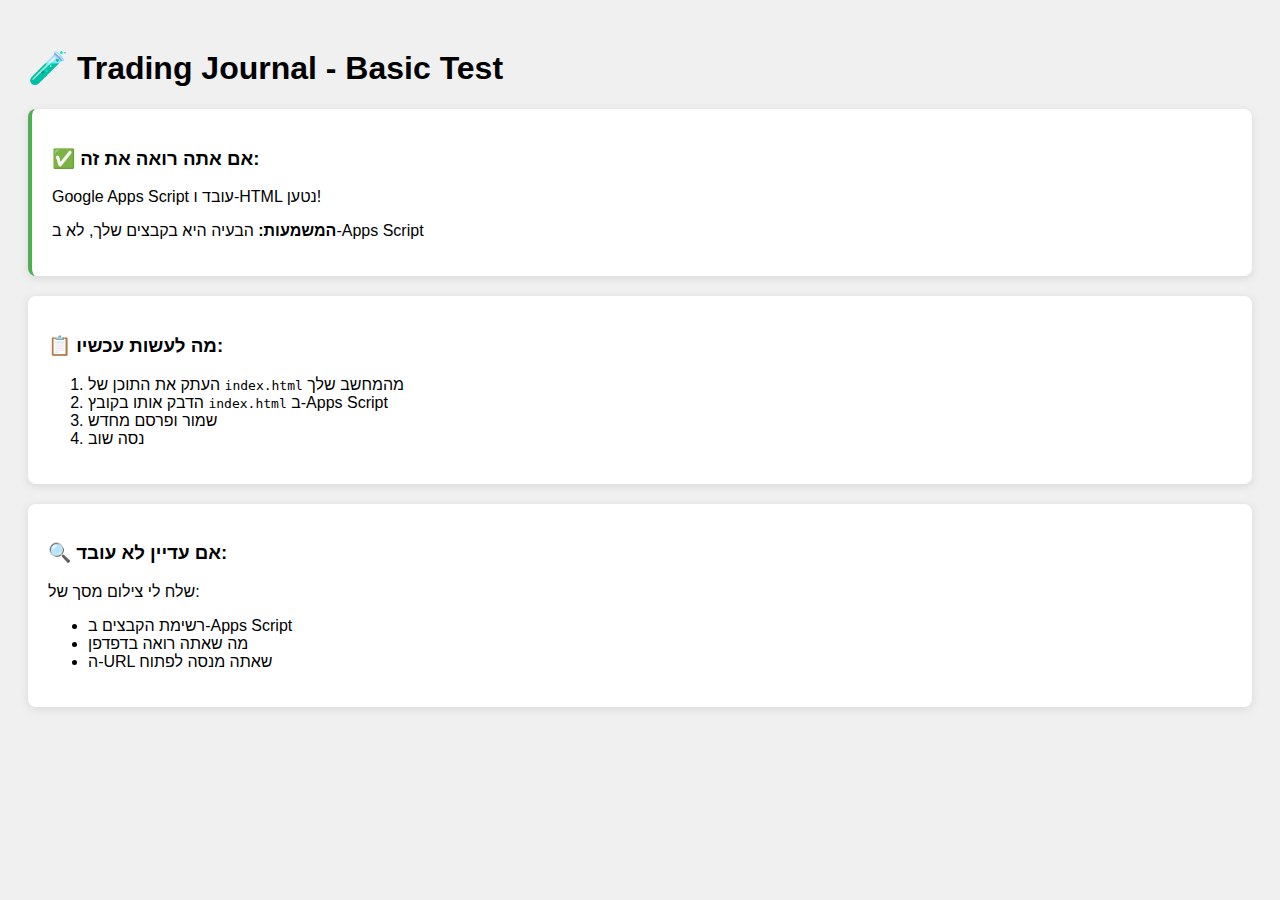
<file: gas/simple-test.html>
<!DOCTYPE html>
<html>
<head>
    <title>Trading Journal - Basic Test</title>
    <style>
        body {
            font-family: Arial, sans-serif;
            padding: 20px;
            background: #f0f0f0;
        }
        .test-box {
            background: white;
            padding: 20px;
            border-radius: 8px;
            box-shadow: 0 2px 10px rgba(0,0,0,0.1);
            margin: 20px 0;
        }
        .success {
            border-left: 4px solid #4CAF50;
        }
        .error {
            border-left: 4px solid #f44336;
        }
    </style>
</head>
<body>
    <h1>🧪 Trading Journal - Basic Test</h1>

    <div class="test-box success">
        <h3>✅ אם אתה רואה את זה:</h3>
        <p>Google Apps Script עובד ו-HTML נטען!</p>
        <p><strong>המשמעות:</strong> הבעיה היא בקבצים שלך, לא ב-Apps Script</p>
    </div>

    <div class="test-box">
        <h3>📋 מה לעשות עכשיו:</h3>
        <ol>
            <li>העתק את התוכן של <code>index.html</code> מהמחשב שלך</li>
            <li>הדבק אותו בקובץ <code>index.html</code> ב-Apps Script</li>
            <li>שמור ופרסם מחדש</li>
            <li>נסה שוב</li>
        </ol>
    </div>

    <div class="test-box">
        <h3>🔍 אם עדיין לא עובד:</h3>
        <p>שלח לי צילום מסך של:</p>
        <ul>
            <li>רשימת הקבצים ב-Apps Script</li>
            <li>מה שאתה רואה בדפדפן</li>
            <li>ה-URL שאתה מנסה לפתוח</li>
        </ul>
    </div>

    <script>
        console.log('Basic test loaded successfully!');
        console.log('If you see this in console, JavaScript is working');
    </script>
</body>
</html>
</file>
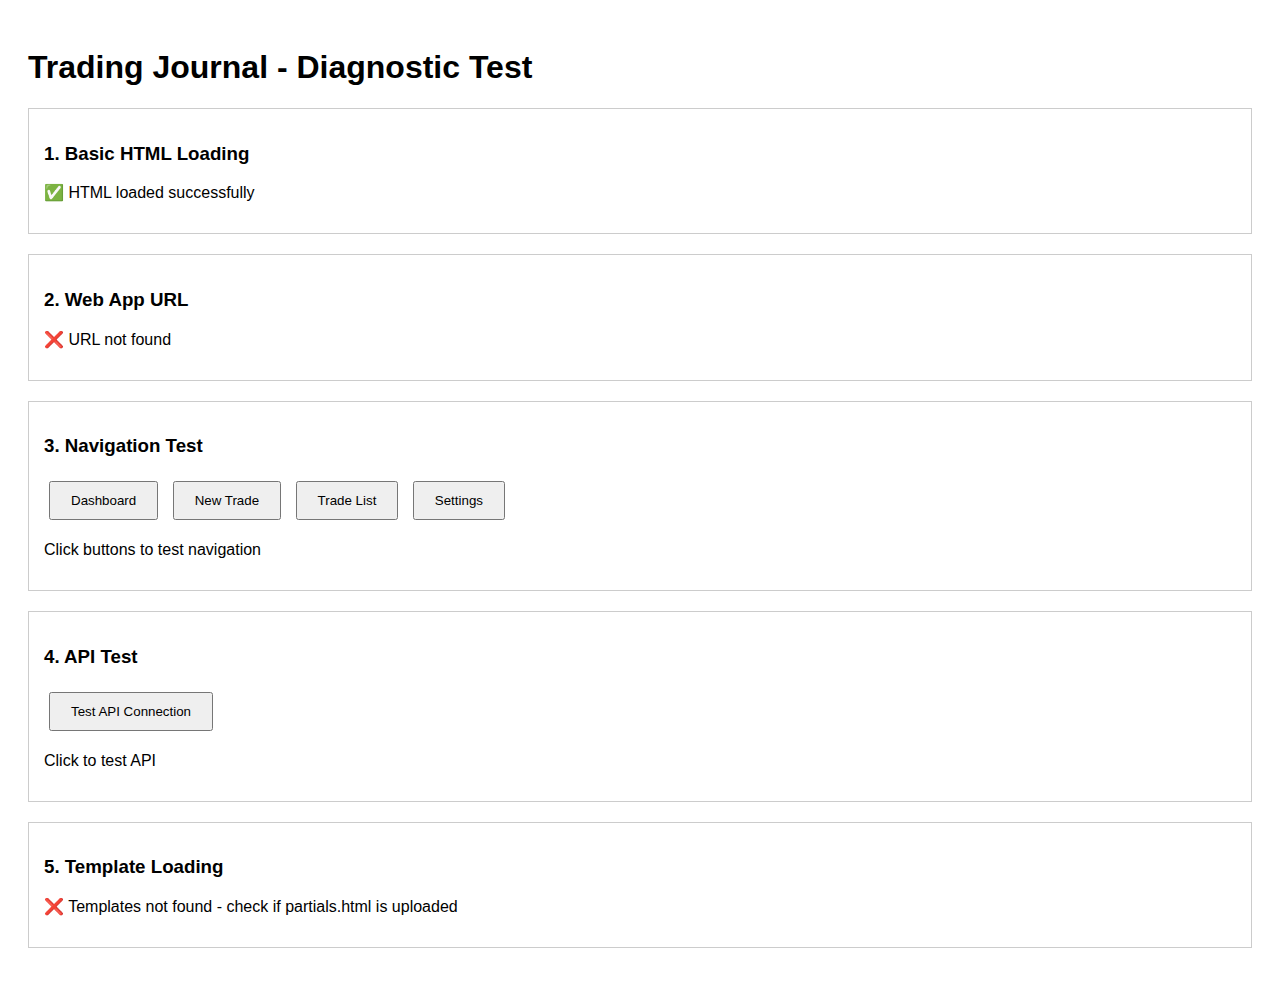
<file: gas/test.html>
<!doctype html>
<html lang="en">
<head>
  <meta charset="utf-8">
  <meta name="viewport" content="width=device-width, initial-scale=1">
  <title>Trading Journal - Test</title>
  <style>
    body { font-family: Arial, sans-serif; padding: 20px; }
    .test-section { margin: 20px 0; padding: 15px; border: 1px solid #ccc; }
    .success { background: #d4edda; border-color: #c3e6cb; }
    .error { background: #f8d7da; border-color: #f5c6cb; }
    button { padding: 10px 20px; margin: 5px; cursor: pointer; }
  </style>
</head>
<body>
  <h1>Trading Journal - Diagnostic Test</h1>

  <div class="test-section">
    <h3>1. Basic HTML Loading</h3>
    <p id="html-test">✅ HTML loaded successfully</p>
  </div>

  <div class="test-section">
    <h3>2. Web App URL</h3>
    <p id="url-test">Checking...</p>
    <script>
      document.getElementById('url-test').textContent =
        window.WEB_APP_URL ? '✅ URL found: ' + window.WEB_APP_URL : '❌ URL not found';
    </script>
  </div>

  <div class="test-section">
    <h3>3. Navigation Test</h3>
    <button onclick="testNavigation('dashboard')">Dashboard</button>
    <button onclick="testNavigation('new')">New Trade</button>
    <button onclick="testNavigation('trades')">Trade List</button>
    <button onclick="testNavigation('settings')">Settings</button>
    <p id="nav-test">Click buttons to test navigation</p>
  </div>

  <div class="test-section">
    <h3>4. API Test</h3>
    <button onclick="testAPI()">Test API Connection</button>
    <p id="api-test">Click to test API</p>
  </div>

  <div class="test-section">
    <h3>5. Template Loading</h3>
    <p id="template-test">Checking templates...</p>
  </div>

  <script>
    function testNavigation(route) {
      document.getElementById('nav-test').textContent = `✅ Navigation to ${route} works!`;
      // Update URL hash
      window.location.hash = '#' + route;
    }

    async function testAPI() {
      const apiTest = document.getElementById('api-test');
      apiTest.textContent = 'Testing API...';

      try {
        if (!window.WEB_APP_URL) {
          apiTest.textContent = '❌ No Web App URL found';
          return;
        }

        const response = await fetch(window.WEB_APP_URL + '?path=/api/settings');
        const data = await response.json();

        if (data.ok) {
          apiTest.textContent = '✅ API working! Settings loaded.';
        } else {
          apiTest.textContent = '❌ API error: ' + (data.error || 'Unknown error');
        }
      } catch (error) {
        apiTest.textContent = '❌ API failed: ' + error.message;
      }
    }

    // Check templates on load
    window.addEventListener('load', () => {
      setTimeout(() => {
        const dashboardTpl = document.getElementById('tpl-dashboard');
        const templateTest = document.getElementById('template-test');
        templateTest.textContent = dashboardTpl ?
          '✅ Templates loaded successfully' :
          '❌ Templates not found - check if partials.html is uploaded';
      }, 500);
    });
  </script>

  <!-- Include templates for testing -->
  <?!= include('partials'); ?>
</body>
</html>
</file>
<file: styles.css>
/* Modern Clean Trading Journal with Enhanced Typography */
:root {
  --bg: #EAEAE7;        /* Arctic White */
  --fg: #A59083;        /* Dusty Rose */
  --muted: #646355;     /* Marble Garden */
  --card: #D3C6BC;      /* Chic Beige */
  --accent: #9E7E67;    /* Matte Brown */
  --ok: #646355;        /* Marble Garden for success */
  --warn: #9E7E67;      /* Matte Brown for warnings */
  --err: #646355;       /* Marble Garden for errors */
  --border: #A59083;    /* Dusty Rose for borders */
  --shadow: 0 2px 8px rgba(100, 99, 85, 0.12);
  --shadow-lg: 0 4px 16px rgba(100, 99, 85, 0.15);
  --shadow-xl: 0 8px 32px rgba(100, 99, 85, 0.2);
  --radius: 12px;
  --radius-lg: 16px;
  --transition: all 0.3s cubic-bezier(0.4, 0, 0.2, 1);
}

* {
  box-sizing: border-box;
}

html, body {
  margin: 0;
  padding: 0;
  background: var(--bg);
  color: var(--fg);
  font-family: 'Inter', -apple-system, BlinkMacSystemFont, 'Segoe UI', Roboto, 'Helvetica Neue', sans-serif;
  line-height: 1.6;
  direction: ltr;
  font-feature-settings: "cv02", "cv03", "cv04", "cv11";
  font-variant-numeric: tabular-nums;
  -webkit-font-smoothing: antialiased;
  -moz-osx-font-smoothing: grayscale;
}

.topbar {
  position: sticky;
  top: 0;
  background: rgba(234, 234, 231, 0.95);
  backdrop-filter: blur(20px);
  border-bottom: 1px solid var(--border);
  z-index: 10;
  box-shadow: var(--shadow);
}

.header-content {
  max-width: 1200px;
  margin: 0 auto;
  padding: 0 2rem;
}

.app-title {
  margin: 0;
  padding: 1.5rem 0;
  font-size: 1.75rem;
  font-weight: 600;
  color: var(--fg);
  text-align: center;
  letter-spacing: -0.025em;
}

.nav {
  display: flex;
  gap: 0.5rem;
  padding: 0 0 1.5rem 0;
  justify-content: center;
  border-top: 1px solid var(--border);
  margin-top: 1rem;
}

.nav-link {
  color: var(--muted);
  text-decoration: none;
  font-weight: 500;
  font-size: 0.9rem;
  padding: 0.75rem 1.5rem;
  border-radius: var(--radius);
  transition: var(--transition);
  position: relative;
  letter-spacing: -0.01em;
}

.nav-link:hover,
.nav-link.active {
  color: var(--accent);
  background: rgba(158, 126, 103, 0.08);
  transform: translateY(-1px);
}

#app {
  padding: 2rem;
  max-width: 1200px;
  margin: 0 auto;
}

.view.hidden {
  display: none;
}

/* Cards */
.cards {
  display: grid;
  grid-template-columns: repeat(auto-fit, minmax(220px, 1fr));
  gap: 2rem;
  margin-bottom: 3rem;
}

.card {
  background: var(--card);
  padding: 2rem;
  border-radius: var(--radius-lg);
  border: 1px solid var(--border);
  text-align: center;
  transition: var(--transition);
  box-shadow: var(--shadow);
}

.card:hover {
  transform: translateY(-3px);
  box-shadow: var(--shadow-lg);
}

.card .label {
  color: var(--muted);
  font-size: 0.8rem;
  margin-bottom: 0.75rem;
  text-transform: uppercase;
  letter-spacing: 0.1em;
  font-weight: 600;
}

.card .value {
  font-size: 2.25rem;
  font-weight: 700;
  color: var(--fg);
  margin: 0;
  letter-spacing: -0.02em;
  line-height: 1.1;
}

/* Progress */
.progress {
  background: var(--card);
  padding: 1.5rem;
  border-radius: 12px;
  border: 1px solid var(--border);
  margin-bottom: 2rem;
  text-align: center;
}

.progress-label {
  color: var(--muted);
  font-size: 0.875rem;
  margin-bottom: 1rem;
  text-transform: uppercase;
  letter-spacing: 0.05em;
}

.progress-bar {
  height: 8px;
  background: var(--border);
  border-radius: 4px;
  overflow: hidden;
  margin-bottom: 0.5rem;
}

.progress-fill {
  height: 100%;
  background: var(--ok);
  transition: width 0.3s ease;
}

.progress-stats {
  font-size: 0.875rem;
  color: var(--muted);
}

/* Stats Grid */
.stats-grid {
  display: grid;
  grid-template-columns: repeat(auto-fit, minmax(200px, 1fr));
  gap: 1.5rem;
}

.stat {
  background: var(--card);
  padding: 1.5rem;
  border-radius: 12px;
  border: 1px solid var(--border);
  text-align: center;
  transition: transform 0.2s ease;
}

.stat:hover {
  transform: translateY(-1px);
}

.stat .label {
  color: var(--muted);
  font-size: 0.875rem;
  margin-bottom: 0.5rem;
  text-transform: uppercase;
  letter-spacing: 0.05em;
}

.stat .value {
  font-size: 1.5rem;
  font-weight: 600;
  color: var(--fg);
  margin: 0;
}

/* Forms */
.form {
  background: var(--card);
  padding: 2.5rem;
  border-radius: var(--radius-lg);
  border: 1px solid var(--border);
  max-width: 900px;
  margin: 0 auto;
  box-shadow: var(--shadow);
}

.form-grid {
  display: grid;
  grid-template-columns: repeat(auto-fit, minmax(280px, 1fr));
  gap: 2rem;
  margin-bottom: 2.5rem;
}

.form label {
  display: flex;
  flex-direction: column;
  gap: 0.75rem;
  font-size: 0.875rem;
  font-weight: 600;
  color: var(--fg);
  letter-spacing: -0.01em;
}

.form input,
.form select,
.form textarea {
  padding: 1rem;
  border-radius: var(--radius);
  border: 1.5px solid var(--border);
  background: var(--bg);
  color: var(--fg);
  font-size: 0.9rem;
  font-family: inherit;
  transition: var(--transition);
  font-weight: 500;
}

.form input:focus,
.form select:focus,
.form textarea:focus {
  outline: none;
  border-color: var(--accent);
  box-shadow: 0 0 0 4px rgba(158, 126, 103, 0.1);
  transform: translateY(-1px);
}

.side-info {
  margin: 2.5rem 0;
  display: grid;
  grid-template-columns: repeat(auto-fit, minmax(200px, 1fr));
  gap: 1.5rem;
  padding: 2rem;
  background: rgba(234, 234, 231, 0.7);
  border-radius: var(--radius);
  border: 1px solid var(--border);
  backdrop-filter: blur(10px);
}

.side-info > div {
  text-align: center;
  font-size: 0.875rem;
  color: var(--fg);
  font-weight: 600;
  padding: 1rem;
  background: var(--card);
  border-radius: var(--radius);
  box-shadow: var(--shadow);
  letter-spacing: -0.01em;
}

.inline {
  display: inline-flex;
  align-items: center;
  gap: 0.5rem;
}

.actions {
  display: flex;
  gap: 1.5rem;
  justify-content: center;
  margin-top: 3rem;
}

.actions button {
  background: var(--accent);
  color: white;
  border: none;
  padding: 1rem 2rem;
  border-radius: var(--radius);
  font-weight: 600;
  font-size: 0.9rem;
  cursor: pointer;
  transition: var(--transition);
  letter-spacing: -0.01em;
  min-width: 160px;
  box-shadow: var(--shadow);
}

.actions button:hover {
  background: #8B7355;
  transform: translateY(-2px);
  box-shadow: var(--shadow-lg);
}

.actions .secondary {
  background: var(--muted);
  color: white;
}

.actions .secondary:hover {
  background: #555649;
}

/* Filters */
.filters {
  display: flex;
  flex-wrap: wrap;
  gap: 1rem;
  justify-content: center;
  margin-bottom: 2rem;
  padding: 1rem;
  background: var(--card);
  border-radius: 12px;
  border: 1px solid var(--border);
}

.filters input,
.filters select {
  padding: 0.5rem 1rem;
  border-radius: 8px;
  border: 1px solid var(--border);
  background: var(--bg);
  color: var(--fg);
  font-size: 0.875rem;
}

.filters button {
  background: var(--accent);
  color: white;
  border: none;
  padding: 0.5rem 1rem;
  border-radius: 8px;
  font-weight: 500;
  cursor: pointer;
  transition: background 0.2s ease;
}

.filters button:hover {
  background: #8B6F5A; /* Darker Matte Brown */
}

/* Table */
.table {
  width: 100%;
  border-collapse: collapse;
  background: var(--card);
  border-radius: 12px;
  overflow: hidden;
  border: 1px solid var(--border);
  box-shadow: var(--shadow);
}

.table th,
.table td {
  padding: 1rem;
  text-align: right;
  border-bottom: 1px solid var(--border);
}

.table th {
  background: var(--bg);
  font-weight: 600;
  color: var(--fg);
  text-transform: uppercase;
  font-size: 0.75rem;
  letter-spacing: 0.05em;
}

.table tbody tr:hover {
  background: var(--bg);
}

.table button {
  background: transparent;
  color: var(--accent);
  border: 1px solid var(--accent);
  padding: 0.25rem 0.5rem;
  border-radius: 4px;
  font-size: 0.75rem;
  cursor: pointer;
  transition: all 0.2s ease;
}

.table button:hover {
  background: var(--accent);
  color: white;
}

/* Toast */
.toast {
  position: fixed;
  bottom: 2rem;
  left: 50%;
  transform: translateX(-50%);
  background: var(--card);
  color: var(--fg);
  padding: 1rem 2rem;
  border-radius: 8px;
  border: 1px solid var(--border);
  box-shadow: 0 4px 12px rgba(0, 0, 0, 0.1);
  z-index: 1000;
}

.toast.hidden {
  display: none;
}

/* Responsive */
@media (max-width: 768px) {
  .nav {
    flex-wrap: wrap;
    gap: 1rem;
    padding: 1rem;
  }

  #app {
    padding: 1rem;
  }

  .cards,
  .stats-grid {
    grid-template-columns: 1fr;
  }

  .form-grid {
    grid-template-columns: 1fr;
  }

  .filters {
    flex-direction: column;
    align-items: stretch;
  }

  .actions {
    flex-direction: column;
  }

  .side-info {
    flex-direction: column;
    text-align: center;
  }
}

@media (max-width: 480px) {
  .table th,
  .table td {
    padding: 0.5rem;
    font-size: 0.75rem;
  }

  .card .value,
  .stat .value {
    font-size: 1.5rem;
  }
}
</file>
